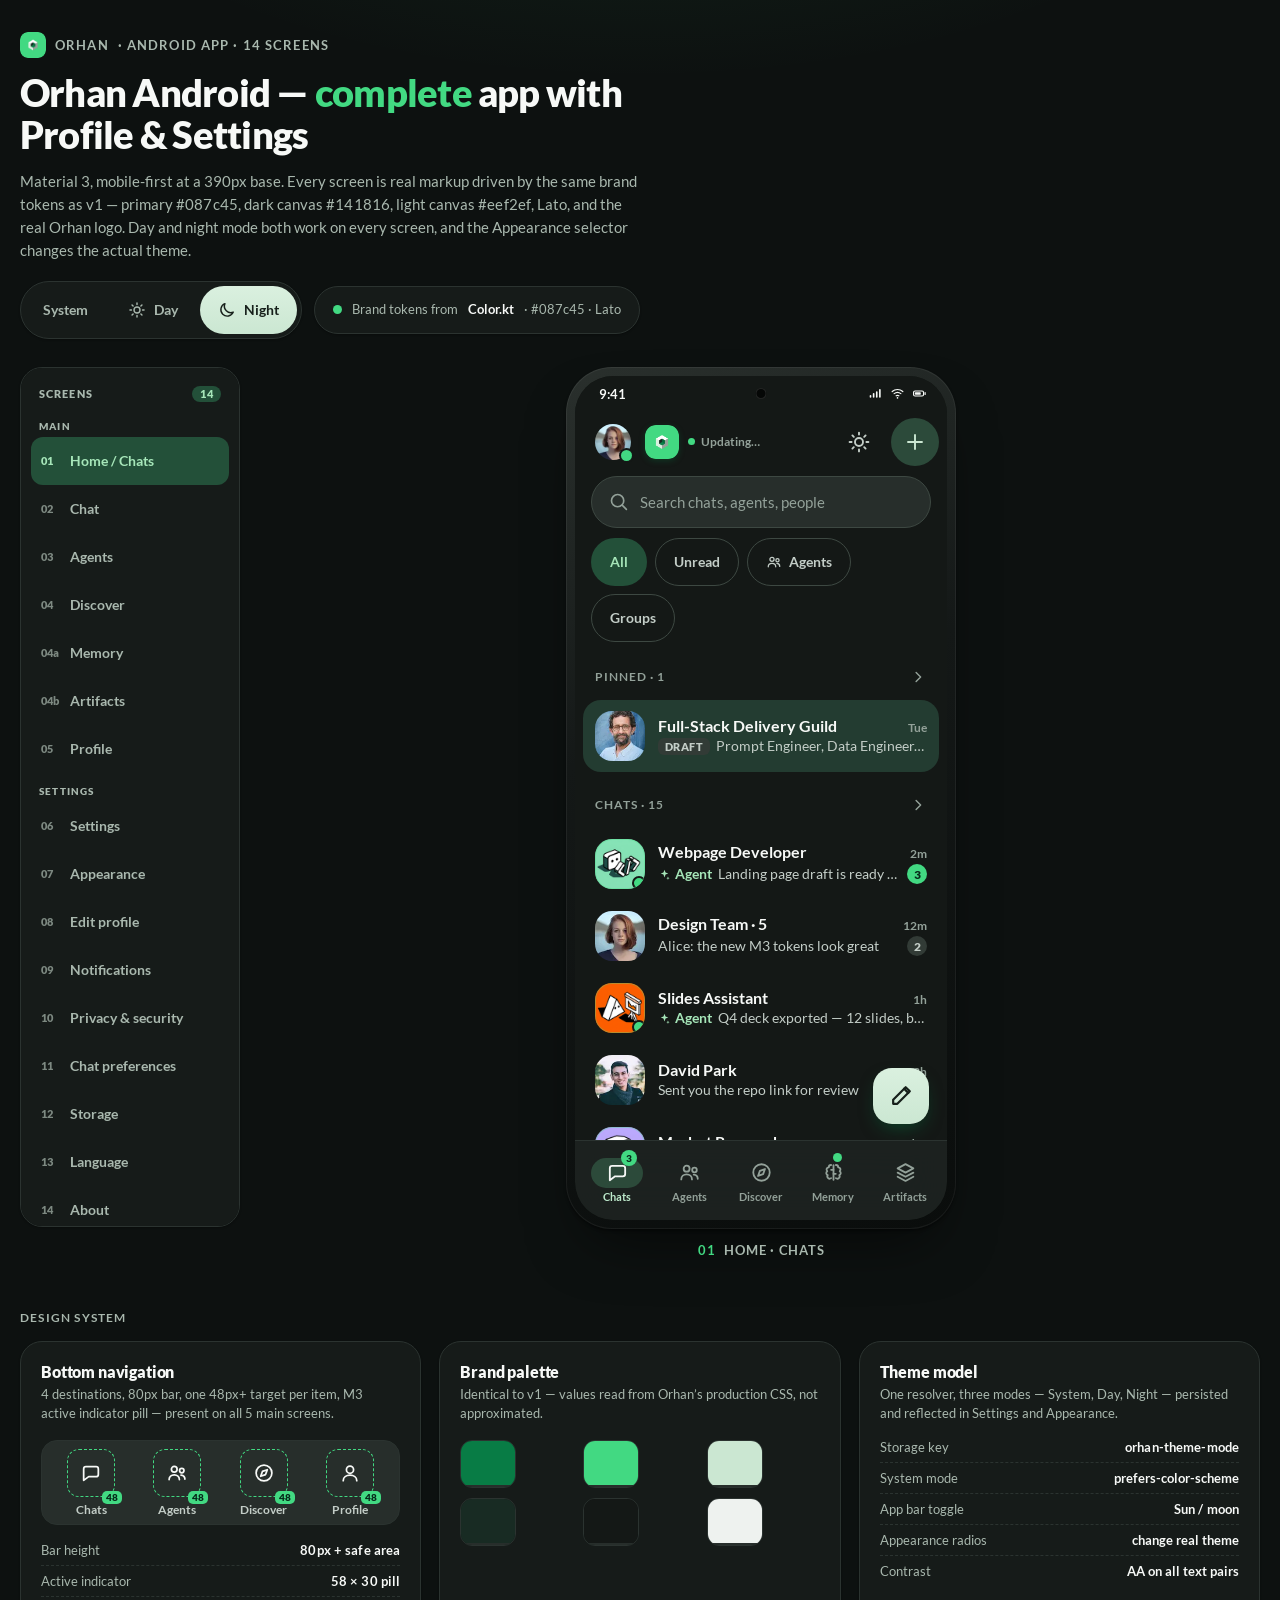
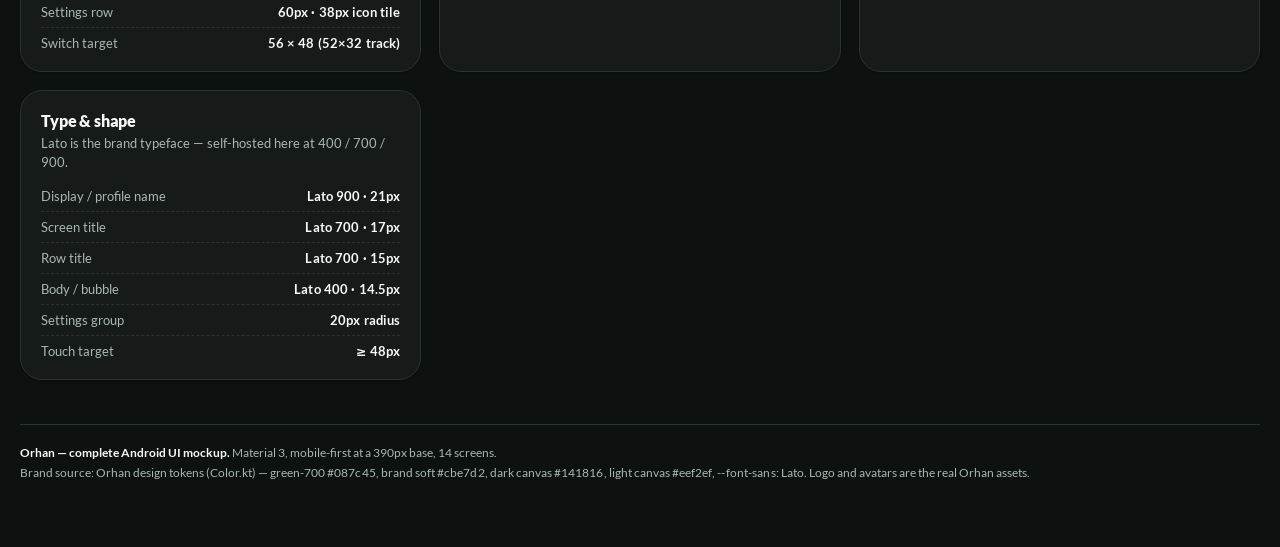
<file: index.html>
<!DOCTYPE html>
<html lang="en" data-theme="dark">
<head><meta charset="utf-8">
<meta name="viewport" content="width=device-width, initial-scale=1, viewport-fit=cover">
<meta name="theme-color" content="#0d1110">
<title>Orhan — complete Android app UI (Material 3, dark + light)</title>
<link rel="icon" href="images/orhan-mark.png">
<script>
/* resolve theme before first paint so there is no flash */
(function(){try{
  var m=localStorage.getItem('orhan-theme-mode')||'dark';
  var t=(m==='system')?(matchMedia('(prefers-color-scheme: light)').matches?'light':'dark'):m;
  document.documentElement.setAttribute('data-theme',t);
  document.documentElement.setAttribute('data-theme-mode',m);
}catch(e){}})();
</script>
<style>
/* ============================================================
   Orhan — complete Android app UI
   Brand values read from the Orhan design tokens (design/theme/Color.kt):
     --nv-green-700   #087c45   (primary)
     --nv-primary-fill gradient 180deg #0b8249 -> #087c45
     --nv-green-50    #eef8f2 / #183826
     --nv-neutral-0   #ffffff / #1d2220
     --nv-neutral-50  #f6f8f5 / #272e2b
     --nv-neutral-100 #eef2ef / #323b36
     --nv-neutral-900 #182b23 / #f7f9f7
     --nv-user-bubble #505752 (dark)   --nv-agent-bubble #303433 (dark)
     --nv-pane #1f2521eb   --nv-canvas #141816
     --font-sans: Lato
   Logo: Orhan cube mark + wordmark, generated from Cube 05 (design/icons/cube-42)
   ============================================================ */

@font-face{font-family:'Lato';font-style:normal;font-weight:400;font-display:swap;src:url('fonts/lato-400.woff2') format('woff2')}
@font-face{font-family:'Lato';font-style:normal;font-weight:700;font-display:swap;src:url('fonts/lato-700.woff2') format('woff2')}
@font-face{font-family:'Lato';font-style:normal;font-weight:900;font-display:swap;src:url('fonts/lato-900.woff2') format('woff2')}

/* ---------- theme tokens (light) ---------- */
[data-theme="light"]{
  --canvas:#eef2ef;--surface:#ffffff;--surface-2:#f6f8f5;--surface-3:#eef2ef;
  --line:#dde6e0;--line-soft:#e9efea;
  --ink:#182b23;--ink-2:#4f6157;--ink-3:#5c6d63;
  --primary:#087c45;--primary-grad:linear-gradient(180deg,#0b8249 0%,#087c45 100%);
  --on-primary:#ffffff;--primary-soft:#ddf3e5;--primary-ink:#066a3b;
  --mint:#42d982;--brand-soft:#cbe7d2;--danger:#a4271e;
  --user-bubble:#087c45;--user-ink:#ffffff;--agent-bubble:#ffffff;--agent-ink:#182b23;
  --field:#eef2ef;--field-edge:#d7e2db;
  --nav-bg:rgba(255,255,255,.94);--scrim:rgba(24,43,35,.10);
  --shadow:0 1px 2px rgba(24,43,35,.06),0 8px 20px -10px rgba(24,43,35,.18);
  --shadow-soft:0 1px 2px rgba(24,43,35,.05);
  --page-bg:#eef2ef;--page-ink:#182b23;--page-ink-2:#4f6157;
  --page-card:#ffffff;--page-line:#dde6e0;
  --halo:radial-gradient(900px 420px at 50% -10%,rgba(8,124,69,.10),transparent 70%);
}
/* ---------- theme tokens (dark) ---------- */
[data-theme="dark"]{
  --canvas:#141816;--surface:#1d2220;--surface-2:#272e2b;--surface-3:#323b36;
  --line:#3d4842;--line-soft:#2b3330;
  --ink:#f7f9f7;--ink-2:#c3cdc7;--ink-3:#93a199;
  --primary:#cbe7d2;--primary-grad:linear-gradient(180deg,#daf0df 0%,#cbe7d2 100%);
  --on-primary:#17201b;--primary-soft:#235039;--primary-ink:#a6e6b9;
  --mint:#42d982;--brand-soft:#183826;--danger:#f2b8b5;
  --user-bubble:#505752;--user-ink:#f7f9f7;--agent-bubble:#303433;--agent-ink:#f7f9f7;
  --field:#272e2b;--field-edge:#3d4842;
  --nav-bg:rgba(29,34,32,.95);--scrim:rgba(0,0,0,.45);
  --shadow:0 1px 2px rgba(0,0,0,.35),0 14px 28px -14px rgba(0,0,0,.8);
  --shadow-soft:0 1px 2px rgba(0,0,0,.3);
  --page-bg:#0d1110;--page-ink:#f7f9f7;--page-ink-2:#a9b8ae;
  --page-card:#161b19;--page-line:#2b3330;
  --halo:radial-gradient(900px 420px at 50% -10%,rgba(66,217,130,.10),transparent 70%);
}

*{box-sizing:border-box}
html,body{margin:0;padding:0}
html{-webkit-text-size-adjust:100%}
body{
  font-family:'Lato',system-ui,-apple-system,'Segoe UI',Roboto,sans-serif;
  background:var(--page-bg);background-image:var(--halo);background-repeat:no-repeat;
  color:var(--page-ink);-webkit-font-smoothing:antialiased;min-height:100vh;
}
img{max-width:100%;display:block}
button{font-family:inherit}

/* ================= PAGE CHROME ================= */
.wrap{max-width:1360px;margin:0 auto;padding:32px 20px 64px}
.page-head{display:flex;flex-direction:column;gap:14px;margin-bottom:28px}
.eyebrow{
  display:inline-flex;align-items:center;gap:9px;font-size:12.5px;font-weight:700;
  letter-spacing:.09em;text-transform:uppercase;color:var(--page-ink-2);
}
.eyebrow img{width:26px;height:26px;border-radius:8px}
h1{margin:0;font-size:clamp(26px,4.2vw,38px);line-height:1.1;font-weight:900;letter-spacing:-.02em;max-width:28ch}
h1 .accent{color:var(--primary)}
[data-theme="dark"] h1 .accent{color:var(--mint)}
.sub{margin:0;font-size:15px;line-height:1.55;color:var(--page-ink-2);max-width:70ch}
.controls{display:flex;flex-wrap:wrap;gap:12px;align-items:center;margin-top:4px}
.seg{
  display:inline-flex;padding:4px;gap:4px;border-radius:999px;background:var(--page-card);
  border:1px solid var(--page-line);box-shadow:var(--shadow-soft);
}
.seg button{
  border:0;background:transparent;color:var(--page-ink-2);font-size:13.5px;font-weight:700;
  min-height:48px;padding:0 18px;border-radius:999px;display:inline-flex;align-items:center;gap:8px;
  cursor:pointer;transition:background .18s ease,color .18s ease;
}
.seg button .ic{width:18px;height:18px}
.seg button:hover{color:var(--page-ink)}
.seg button.is-on{background:var(--primary-grad);color:var(--on-primary)}
.seg button:focus-visible{outline:2px solid var(--primary);outline-offset:2px}
[data-theme="dark"] .seg button:focus-visible{outline-color:var(--mint)}
.brandsrc{
  display:inline-flex;align-items:center;gap:10px;min-height:48px;padding:0 18px;border-radius:999px;
  background:var(--page-card);border:1px solid var(--page-line);font-size:12.5px;
  color:var(--page-ink-2);box-shadow:var(--shadow-soft);
}
.brandsrc b{color:var(--page-ink);font-weight:700}
.dot-mint{width:9px;height:9px;border-radius:50%;background:var(--mint);flex:none}

/* ================= BOARD / RAIL ================= */
.board{
  display:grid;grid-template-columns:250px minmax(0,1fr) 272px;gap:28px;
  align-items:start;margin-top:24px;
}
.rail{
  position:sticky;top:18px;align-self:start;background:var(--page-card);
  border:1px solid var(--page-line);border-radius:22px;padding:10px 10px 14px;
  box-shadow:var(--shadow-soft);max-height:calc(100vh - 40px);overflow-y:auto;
}
.rail-h{
  display:flex;align-items:center;justify-content:space-between;gap:8px;
  padding:8px 8px 6px;font-size:11px;font-weight:900;letter-spacing:.1em;
  text-transform:uppercase;color:var(--page-ink-2);
}
.rail-h .count{
  font-size:10.5px;letter-spacing:.04em;background:var(--primary-soft);
  color:var(--primary-ink);border-radius:999px;padding:2px 8px;
}
.rgrp{
  padding:12px 8px 5px;font-size:10px;font-weight:900;letter-spacing:.12em;
  text-transform:uppercase;color:var(--page-ink-2);
}
.rbtn{
  display:flex;align-items:center;gap:9px;width:100%;min-height:48px;padding:0 10px;
  border:0;border-radius:12px;background:transparent;color:var(--page-ink-2);
  font-size:13.5px;font-weight:700;text-align:left;cursor:pointer;
  transition:background .15s ease,color .15s ease;
}
.rbtn .n{width:20px;flex:none;font-size:10.5px;font-weight:900;color:var(--page-ink-2);opacity:.7;font-variant-numeric:tabular-nums}
.rbtn:hover{background:var(--surface-2);color:var(--page-ink)}
.rbtn.is-on{background:var(--primary-soft);color:var(--primary-ink)}
.rbtn.is-on .n{color:var(--primary-ink);opacity:1}
.rbtn:focus-visible{outline:2px solid var(--primary);outline-offset:-2px}
[data-theme="dark"] .rbtn:focus-visible{outline-color:var(--mint)}

/* notes column */
.notes{position:sticky;top:18px;align-self:start;display:flex;flex-direction:column;gap:14px}
.note{
  background:var(--page-card);border:1px solid var(--page-line);border-radius:20px;
  padding:18px;box-shadow:var(--shadow-soft);
}
.note h4{margin:0 0 2px;font-size:15.5px;font-weight:900;letter-spacing:-.01em}
.note .kicker{font-size:10.5px;font-weight:900;letter-spacing:.12em;text-transform:uppercase;color:var(--page-ink-2);margin-bottom:6px}
.note p{margin:0 0 12px;font-size:12.5px;line-height:1.5;color:var(--page-ink-2)}
.note ul{list-style:none;margin:0;padding:0;display:flex;flex-direction:column;gap:8px}
.note li{display:flex;gap:8px;font-size:12.5px;line-height:1.45;color:var(--page-ink-2)}
.note li b{color:var(--page-ink);font-weight:700}
.note li::before{content:"";width:6px;height:6px;border-radius:50%;background:var(--mint);flex:none;margin-top:6px}
.note .kv{display:flex;justify-content:space-between;gap:10px;font-size:12px;padding:5px 0;border-bottom:1px dashed var(--page-line)}
.note .kv:last-child{border-bottom:0}
.note .kv b{font-weight:700;color:var(--page-ink);font-variant-numeric:tabular-nums}

/* ================= STAGE / PHONES ================= */
.stage{display:flex;flex-wrap:wrap;gap:30px 26px;justify-content:center;align-items:flex-start}
.slot{display:none;flex-direction:column;gap:14px;align-items:center}
.slot.is-active{display:flex}
.caption{
  display:flex;align-items:center;gap:9px;font-size:12.5px;font-weight:700;
  letter-spacing:.06em;text-transform:uppercase;color:var(--page-ink-2);
}
.caption b{color:var(--primary);font-variant-numeric:tabular-nums}
[data-theme="dark"] .caption b{color:var(--mint)}
.phone{
  width:390px;max-width:100%;border-radius:46px;padding:9px;
  background:linear-gradient(160deg,#2a302d,#141817 40%,#0a0d0c);
  box-shadow:0 2px 3px rgba(0,0,0,.4),0 30px 60px -24px rgba(0,0,0,.6),inset 0 0 0 1px rgba(255,255,255,.06);
  flex:none;
}
.screen{
  position:relative;width:100%;height:844px;border-radius:38px;overflow:hidden;
  background:var(--canvas);color:var(--ink);display:flex;flex-direction:column;isolation:isolate;
}
.statusbar{
  flex:none;height:36px;padding:0 20px 0 24px;display:flex;align-items:center;
  justify-content:space-between;font-size:13px;font-weight:700;color:var(--ink);background:var(--canvas);
}
.sb-left{display:flex;align-items:center;gap:6px;min-width:0}
.sb-right{display:flex;align-items:center;gap:7px}
.sb-right .ic{width:15px;height:15px}
.camera{
  position:absolute;top:12px;left:50%;transform:translateX(-50%);width:11px;height:11px;
  border-radius:50%;background:#050706;box-shadow:inset 0 0 0 1px rgba(255,255,255,.12);z-index:3;
}
.ic{width:24px;height:24px;stroke:currentColor;fill:none;stroke-width:1.9;stroke-linecap:round;stroke-linejoin:round;flex:none}

/* app bar */
.appbar{flex:none;min-height:60px;padding:6px 8px 6px 14px;display:flex;align-items:center;gap:8px;background:var(--canvas)}
.brandlock{display:flex;align-items:center;gap:9px;min-width:0;flex:1 1 auto}
.headava{
  width:48px;height:48px;flex:none;padding:0;border:0;border-radius:50%;background:transparent;
  cursor:pointer;display:inline-flex;align-items:center;justify-content:center;position:relative;
}
.headava img{width:36px;height:36px;border-radius:50%;object-fit:cover}
.headava::after{content:"";position:absolute;right:5px;bottom:5px;width:11px;height:11px;border-radius:50%;
  background:var(--mint);box-shadow:0 0 0 2px var(--canvas)}
.syncline{display:inline-flex;align-items:center;gap:6px;font-size:12px;font-weight:700;color:var(--ink-3);white-space:nowrap}
.sync-dot{width:7px;height:7px;border-radius:50%;background:var(--mint);flex:none;animation:pulse 1.6s ease-in-out infinite}
@keyframes pulse{0%,100%{opacity:1}50%{opacity:.35}}
.addbtn{background:var(--surface-2);color:var(--ink)}
.addbtn:hover{background:var(--surface-3);color:var(--ink)}
[data-theme="dark"] .addbtn{background:#2c4a3a;color:#cbe7d2}
.mark{width:34px;height:34px;border-radius:11px;flex:none;box-shadow:0 2px 6px rgba(8,124,69,.28)}
.wm{height:21px;width:auto;flex:none}
.wm-dark{display:none}
[data-theme="dark"] .wm-light{display:none}
[data-theme="dark"] .wm-dark{display:block}
.iconbtn{
  width:48px;height:48px;flex:none;border:0;border-radius:50%;background:transparent;
  color:var(--ink-2);cursor:pointer;display:inline-flex;align-items:center;justify-content:center;
  transition:background .16s ease,color .16s ease;
}
.iconbtn:hover{background:var(--surface-2);color:var(--ink)}
.iconbtn:focus-visible{outline:2px solid var(--primary);outline-offset:-2px}
[data-theme="dark"] .iconbtn:focus-visible{outline-color:var(--mint)}
.theme-btn .i-sun{display:none}
[data-theme="dark"] .theme-btn .i-moon{display:none}
[data-theme="dark"] .theme-btn .i-sun{display:block}

/* detail bar (pushed pages) */
.detailbar{
  flex:none;display:flex;align-items:center;gap:2px;padding:6px 8px 6px 4px;min-height:64px;
  background:var(--canvas);border-bottom:1px solid var(--line-soft);
}
.detailbar .dt{
  flex:1 1 auto;min-width:0;font-size:17px;font-weight:700;letter-spacing:-.01em;color:var(--ink);
  overflow:hidden;text-overflow:ellipsis;white-space:nowrap;
}
.txtbtn{
  flex:none;min-height:48px;padding:0 12px;border:0;background:transparent;
  color:var(--primary-ink);font-size:14px;font-weight:700;border-radius:999px;cursor:pointer;
}
[data-theme="light"] .txtbtn{color:var(--primary)}
.txtbtn:hover{background:var(--surface-2)}
.txtbtn:focus-visible{outline:2px solid var(--primary);outline-offset:-2px}

/* scroll body */
.scroll{
  flex:1 1 auto;min-height:0;overflow-y:auto;overflow-x:hidden;-webkit-overflow-scrolling:touch;
  overscroll-behavior:contain;scrollbar-width:thin;scrollbar-color:var(--line) transparent;
}
.scroll::-webkit-scrollbar{width:6px}
.scroll::-webkit-scrollbar-thumb{background:var(--line);border-radius:3px}
.scroll::-webkit-scrollbar-track{background:transparent}

/* search + chips */
.searchrow{padding:4px 16px 10px}
.searchfield{
  display:flex;align-items:center;gap:11px;height:52px;padding:0 16px;border-radius:999px;
  background:var(--field);border:1px solid var(--field-edge);color:var(--ink-3);
}
.searchfield .ic{width:21px;height:21px}
.searchfield span{font-size:15px;color:var(--ink-3);overflow:hidden;text-overflow:ellipsis;white-space:nowrap}
.chips{display:flex;gap:8px;padding:0 16px 14px;flex-wrap:wrap}
.chip{
  flex:none;height:48px;padding:0 18px;border-radius:999px;display:inline-flex;align-items:center;
  gap:7px;background:transparent;border:1px solid var(--line);color:var(--ink-2);
  font-size:13.5px;font-weight:700;white-space:nowrap;cursor:pointer;
}
.chip .ic{width:16px;height:16px}
.chip.is-on{background:var(--primary-soft);border-color:transparent;color:var(--primary-ink)}
[data-theme="light"] .chip.is-on{background:#ddf3e5;color:#066a3b}

.seclabel{
  display:flex;align-items:center;justify-content:space-between;gap:10px;padding:6px 20px 8px;
  font-size:12px;font-weight:700;letter-spacing:.08em;text-transform:uppercase;color:var(--ink-3);
}
.secbtn{cursor:pointer;min-height:44px;border-radius:14px;-webkit-user-select:none;user-select:none}
.secbtn:hover{color:var(--ink)}
.secbtn:focus-visible{outline:2px solid var(--primary);outline-offset:-2px}
[data-theme="dark"] .secbtn:focus-visible{outline-color:var(--mint)}
.seclabel .chev{width:18px;height:18px;flex:none;transition:transform .2s ease}
.secbtn[aria-expanded="false"] .chev{transform:rotate(-90deg)}
.secbtn[aria-expanded="false"] + .list{display:none}
.row.is-pinned{background:var(--primary-soft)}
[data-theme="dark"] .row.is-pinned{background:#233c31}
.row.is-pinned:hover{background:var(--primary-soft)}
[data-theme="dark"] .row.is-pinned:hover{background:#294638}
.draft{
  font-size:11px;font-weight:900;letter-spacing:.04em;text-transform:uppercase;flex:none;
  padding:2px 7px;border-radius:6px;background:var(--surface-3);color:var(--ink-2);
}
.list{padding:0 8px 12px}
.row{
  display:flex;align-items:center;gap:13px;width:100%;padding:11px 12px;border-radius:18px;
  border:0;background:transparent;text-align:left;font:inherit;color:inherit;cursor:pointer;
  min-height:72px;transition:background .16s ease;
}
.row:hover{background:var(--surface-2)}
.row:focus-visible{outline:2px solid var(--primary);outline-offset:-2px}
[data-theme="dark"] .row:focus-visible{outline-color:var(--mint)}
.ava{position:relative;width:50px;height:50px;border-radius:17px;flex:none;background:var(--surface-3);overflow:hidden}
.ava img{width:100%;height:100%;object-fit:cover}
.ava.agent::after{content:"";position:absolute;inset:0;border-radius:inherit;box-shadow:inset 0 0 0 1px rgba(66,217,130,.35)}
.presence{position:absolute;right:-1px;bottom:-1px;width:14px;height:14px;border-radius:50%;background:var(--mint);border:2.5px solid var(--canvas)}
.rowbody{min-width:0;flex:1 1 auto;display:flex;flex-direction:column;gap:3px}
.rowtop{display:flex;align-items:baseline;gap:8px}
.rownm{font-size:15.5px;font-weight:700;color:var(--ink);overflow:hidden;text-overflow:ellipsis;white-space:nowrap;min-width:0;flex:1 1 auto}
.rowtime{font-size:11.5px;font-weight:700;color:var(--ink-3);flex:none;font-variant-numeric:tabular-nums;white-space:nowrap}
.rowsnip{display:flex;align-items:center;gap:6px;font-size:13.5px;color:var(--ink-2);min-width:0}
.rowsnip .txt{overflow:hidden;text-overflow:ellipsis;white-space:nowrap;min-width:0;flex:1 1 auto}
.agentsnip{color:var(--primary-ink);font-weight:700;display:inline-flex;align-items:center;gap:4px;flex:none}
.agentsnip .ic{width:13px;height:13px}
.badge{
  flex:none;min-width:20px;height:20px;padding:0 6px;border-radius:999px;background:var(--mint);
  color:#06291a;font-size:11.5px;font-weight:900;display:inline-flex;align-items:center;justify-content:center;
}
.badge.quiet{background:var(--surface-3);color:var(--ink-2)}
.typingdot{color:var(--primary-ink);font-weight:700}

.fab{
  position:absolute;right:18px;bottom:96px;z-index:5;width:56px;height:56px;border-radius:19px;border:0;
  background:var(--primary-grad);color:var(--on-primary);display:inline-flex;align-items:center;
  justify-content:center;cursor:pointer;
  box-shadow:0 8px 20px -8px rgba(8,124,69,.65),0 1px 2px rgba(0,0,0,.2);
  transition:transform .16s ease,box-shadow .16s ease;
}
.fab .ic{width:25px;height:25px;stroke-width:2.1}
.fab:hover{transform:translateY(-1px)}
.fab:focus-visible{outline:2px solid var(--ink);outline-offset:3px}

/* ================= NAVIGATION BAR ================= */
.navbar{
  flex:none;position:relative;z-index:6;display:flex;align-items:stretch;height:80px;
  padding:8px 6px calc(8px + env(safe-area-inset-bottom,0px));background:var(--nav-bg);
  -webkit-backdrop-filter:blur(18px) saturate(1.2);backdrop-filter:blur(18px) saturate(1.2);
  border-top:1px solid var(--line-soft);
}
.navi{
  flex:1 1 0;min-width:0;min-height:48px;border:0;background:transparent;display:flex;
  flex-direction:column;align-items:center;justify-content:center;gap:4px;color:var(--ink-3);
  font:inherit;cursor:pointer;padding:2px 0;border-radius:16px;
}
.navi:focus-visible{outline:2px solid var(--primary);outline-offset:-4px}
[data-theme="dark"] .navi:focus-visible{outline-color:var(--mint)}
.navi .pill{display:flex;align-items:center;justify-content:center;width:52px;height:30px;border-radius:999px;transition:background .18s ease}
.navi .ic{width:23px;height:23px}
.navi .lbl{font-size:10.5px;font-weight:700;letter-spacing:0;line-height:1;white-space:nowrap}
.navi[aria-current="page"]{color:var(--ink)}
.navi[aria-current="page"] .pill{background:var(--primary-soft)}
[data-theme="dark"] .navi[aria-current="page"] .pill{background:#2c4a3a}
.navi[aria-current="page"] .lbl{color:var(--primary-ink)}
[data-theme="dark"] .navi[aria-current="page"] .lbl{color:#bde9cb}
.navi .count{
  position:absolute;transform:translate(15px,-11px);min-width:16px;height:16px;padding:0 4px;
  border-radius:999px;background:var(--mint);color:#06291a;font-size:10px;font-weight:900;
  display:inline-flex;align-items:center;justify-content:center;
}
.navi .icwrap{position:relative;display:flex}
.navi .count.dot{min-width:9px;width:9px;height:9px;padding:0;transform:translate(11px,-8px)}

/* ================= CHAT ================= */
.chatbar{
  flex:none;display:flex;align-items:center;gap:6px;padding:6px 8px 6px 4px;min-height:64px;
  background:var(--canvas);border-bottom:1px solid var(--line-soft);
}
.chatid{display:flex;align-items:center;gap:11px;min-width:0;flex:1 1 auto}
.chatid .ava{width:40px;height:40px;border-radius:14px}
.chatmeta{min-width:0;display:flex;flex-direction:column;gap:2px}
.chatnm{font-size:15px;font-weight:700;color:var(--ink);white-space:nowrap;overflow:hidden;text-overflow:ellipsis}
.chatst{font-size:12px;color:var(--ink-3);display:flex;align-items:center;gap:5px}
.chatst .live{width:7px;height:7px;border-radius:50%;background:var(--mint);flex:none}
.chatbar .iconbtn{width:48px;height:48px}
.chatbar .iconbtn .ic{width:22px;height:22px}
.thread{padding:14px 16px 8px;display:flex;flex-direction:column;gap:10px}
.daychip{
  align-self:center;font-size:11.5px;font-weight:700;letter-spacing:.05em;text-transform:uppercase;
  color:var(--ink-3);background:var(--surface-2);border-radius:999px;padding:5px 12px;margin-bottom:2px;
}
.msg{display:flex;gap:8px;align-items:flex-end;max-width:100%}
.msg .ava{width:28px;height:28px;border-radius:9px}
.bubble{
  max-width:78%;padding:11px 14px;border-radius:20px;font-size:14.5px;line-height:1.45;
  overflow-wrap:anywhere;word-break:break-word;box-shadow:var(--shadow-soft);
}
.msg.agent .bubble{background:var(--agent-bubble);color:var(--agent-ink);border-bottom-left-radius:7px;border:1px solid var(--line-soft)}
[data-theme="dark"] .msg.agent .bubble{border-color:#3a4240}
.msg.user{justify-content:flex-end}
.msg.user .bubble{background:var(--user-bubble);color:var(--user-ink);border-bottom-right-radius:7px;box-shadow:0 6px 16px -10px rgba(8,124,69,.7)}
.mt{display:flex;align-items:center;gap:4px;font-size:10.5px;font-weight:700;margin-top:5px;opacity:.78}
.msg.user .mt{justify-content:flex-end}
.mt .ic{width:13px;height:13px;stroke-width:2.4}
.artcard{margin-top:9px;border-radius:14px;overflow:hidden;border:1px solid var(--line);background:var(--surface-2)}
.artthumb{
  height:84px;
  background:radial-gradient(120px 60px at 82% 22%,rgba(66,217,130,.55),transparent 70%),linear-gradient(135deg,#0b8249,#06603a 65%,#083f28);
  display:flex;align-items:flex-end;padding:10px 12px;
}
.artthumb .tag{
  font-size:10px;font-weight:900;letter-spacing:.1em;text-transform:uppercase;color:#eafff2;
  background:rgba(0,0,0,.30);border-radius:999px;padding:4px 9px;
}
.artbody{padding:9px 12px 11px}
.artbody .t{font-size:13px;font-weight:700;color:var(--ink)}
.artbody .s{font-size:11.5px;color:var(--ink-3);margin-top:1px}
.artrow{display:flex;align-items:center;gap:6px;margin-top:8px}
.artrow .mini{font-size:11.5px;font-weight:700;color:var(--primary-ink);background:var(--primary-soft);border-radius:999px;padding:4px 10px}
[data-theme="light"] .artrow .mini{color:#066a3b;background:#ddf3e5}
.typing{display:none;gap:4px;align-items:center;padding:12px 15px}
.typing i{width:7px;height:7px;border-radius:50%;background:var(--ink-3);display:block;animation:bob 1.1s infinite}
.typing i:nth-child(2){animation-delay:.15s}
.typing i:nth-child(3){animation-delay:.3s}
@keyframes bob{0%,60%,100%{opacity:.35;transform:translateY(0)}30%{opacity:1;transform:translateY(-3px)}}
.composer{
  flex:none;padding:8px 12px calc(10px + env(safe-area-inset-bottom,0px));display:flex;
  align-items:flex-end;gap:8px;background:var(--canvas);border-top:1px solid var(--line-soft);
}
.field{
  flex:1 1 auto;min-width:0;display:flex;align-items:flex-end;gap:4px;background:var(--field);
  border:1px solid var(--field-edge);border-radius:28px;padding:4px 4px 4px 2px;min-height:56px;
}
.field textarea{
  flex:1 1 auto;min-width:0;resize:none;border:0;background:transparent;font:inherit;
  font-size:15px;line-height:1.35;color:var(--ink);padding:16px 4px;max-height:104px;outline:none;
}
.field textarea::placeholder{color:var(--ink-3)}
.field .iconbtn{width:48px;height:48px;color:var(--ink-2)}
.field .iconbtn .ic{width:21px;height:21px}
.sendbtn{
  width:48px;height:48px;flex:none;border:0;border-radius:50%;background:var(--primary-grad);
  color:var(--on-primary);display:inline-flex;align-items:center;justify-content:center;
  cursor:pointer;box-shadow:0 6px 14px -8px rgba(8,124,69,.8);
}
.sendbtn .ic{width:22px;height:22px;stroke-width:2}
.sendbtn:focus-visible{outline:2px solid var(--ink);outline-offset:3px}

/* ================= AGENTS ================= */
.agentlist{padding:2px 12px 16px;display:flex;flex-direction:column;gap:10px}
.agentcard{
  display:flex;gap:13px;align-items:flex-start;padding:14px;border-radius:20px;
  background:var(--surface-2);border:1px solid var(--line-soft);
}
.agentcard .ava{width:46px;height:46px;border-radius:15px}
.ac-body{min-width:0;flex:1 1 auto}
.ac-name{display:flex;align-items:center;gap:7px;font-size:15px;font-weight:700;color:var(--ink)}
.ac-name .ic{width:14px;height:14px;color:var(--mint)}
.ac-desc{font-size:12.5px;line-height:1.4;color:var(--ink-2);margin-top:3px}
.ac-foot{display:flex;align-items:center;gap:8px;margin-top:9px;flex-wrap:wrap}
.pilltag{font-size:11px;font-weight:700;padding:4px 9px;border-radius:999px;background:var(--surface-3);color:var(--ink-2)}
.pilltag.on{background:var(--primary-soft);color:var(--primary-ink)}
[data-theme="light"] .pilltag.on{background:#ddf3e5;color:#066a3b}
.minicta{
  margin-left:auto;align-self:center;flex:none;font-size:12.5px;font-weight:700;
  color:var(--primary-ink);background:transparent;border:1px solid var(--line);border-radius:999px;
  padding:0 16px;height:48px;min-width:64px;display:inline-flex;align-items:center;
  justify-content:center;gap:5px;cursor:pointer;
}
.minicta .ic{width:15px;height:15px}
.newagent{
  display:flex;align-items:center;gap:12px;width:calc(100% - 24px);margin:0 12px 14px;
  padding:13px 14px;border-radius:20px;min-height:60px;border:1px dashed var(--line);
  background:transparent;color:var(--ink);font:inherit;font-size:14px;font-weight:700;cursor:pointer;
}
.newagent .plus{
  width:38px;height:38px;border-radius:50%;background:var(--primary-soft);color:var(--primary-ink);
  display:inline-flex;align-items:center;justify-content:center;flex:none;
}
[data-theme="light"] .newagent .plus{background:#ddf3e5;color:#066a3b}

/* ================= DISCOVER ================= */
.discover-feature{
  margin:0 12px 16px;border-radius:22px;overflow:hidden;position:relative;
  background:linear-gradient(150deg,#0b8249 0%,#087c45 45%,#06512f 100%);
  color:#eafff2;padding:18px;min-height:176px;display:flex;flex-direction:column;justify-content:space-between;
}
.discover-feature::after{
  content:"";position:absolute;right:-40px;top:-50px;width:200px;height:200px;border-radius:50%;
  background:radial-gradient(circle,rgba(66,217,130,.55),transparent 65%);
}
.df-top{display:flex;align-items:center;gap:10px;position:relative;z-index:1}
.df-top img{width:40px;height:40px;border-radius:13px;box-shadow:0 0 0 2px rgba(255,255,255,.25)}
.df-kicker{font-size:10px;font-weight:900;letter-spacing:.14em;text-transform:uppercase;opacity:.9}
.df-title{font-size:19px;font-weight:900;letter-spacing:-.01em;line-height:1.2;margin-top:2px}
.df-sub{font-size:12.5px;line-height:1.45;margin:12px 0 0;max-width:30ch;position:relative;z-index:1}
.df-cta{
  position:relative;z-index:1;align-self:flex-start;margin-top:12px;min-height:48px;padding:0 18px;
  border-radius:999px;border:0;background:#eafff2;color:#06512f;font-size:13.5px;font-weight:900;
  display:inline-flex;align-items:center;gap:7px;cursor:pointer;
}
.df-cta .ic{width:16px;height:16px}
.dgrid{display:grid;grid-template-columns:1fr 1fr;gap:10px;padding:0 12px 14px}
.dcard{
  text-align:left;font:inherit;color:inherit;cursor:pointer;border-radius:18px;
  border:1px solid var(--line-soft);background:var(--surface);padding:13px;
  display:flex;flex-direction:column;gap:8px;min-height:136px;
}
.dcard:hover{background:var(--surface-2)}
.dcard .ava{width:40px;height:40px;border-radius:13px}
.dcard .nm{font-size:13.5px;font-weight:700;color:var(--ink);line-height:1.25}
.dcard .ds{font-size:11.5px;line-height:1.4;color:var(--ink-3)}
.dcard .tag{font-size:10px;font-weight:900;letter-spacing:.08em;text-transform:uppercase;color:var(--primary-ink);margin-top:auto}
.socialrow{
  display:flex;align-items:center;gap:11px;padding:10px 12px;border-radius:16px;width:100%;
  border:0;background:transparent;text-align:left;font:inherit;color:inherit;cursor:pointer;min-height:64px;
}
.socialrow:hover{background:var(--surface-2)}
.socialrow .ava{width:38px;height:38px;border-radius:12px}
.sr-body{min-width:0;flex:1 1 auto}
.sr-t{font-size:13.5px;color:var(--ink-2);line-height:1.35}
.sr-t b{color:var(--ink);font-weight:700}
.sr-s{font-size:11.5px;color:var(--ink-3);margin-top:2px}

/* ================= PROFILE ================= */
.phero{display:flex;flex-direction:column;align-items:center;gap:7px;padding:10px 20px 16px;text-align:center}
.pava{
  position:relative;width:96px;height:96px;border-radius:32px;overflow:hidden;flex:none;
  background:var(--surface-3);box-shadow:0 8px 22px -12px rgba(8,124,69,.6);
}
.pava img{width:100%;height:100%;object-fit:cover}
.pava .pbadge{
  position:absolute;right:0;bottom:0;width:28px;height:28px;border-radius:50%;background:var(--mint);
  color:#06291a;display:flex;align-items:center;justify-content:center;border:3px solid var(--canvas);
}
.pava .pbadge .ic{width:14px;height:14px;stroke-width:3}
.pname{font-size:21px;font-weight:900;letter-spacing:-.02em;color:var(--ink);margin:6px 0 0}
.pmail{font-size:13.5px;color:var(--ink-3)}
.prow{display:flex;align-items:center;gap:8px;flex-wrap:wrap;justify-content:center;margin-top:2px}
.protag{
  font-size:10.5px;font-weight:900;letter-spacing:.09em;text-transform:uppercase;
  background:var(--primary-soft);color:var(--primary-ink);border-radius:999px;padding:4px 9px;
}
[data-theme="light"] .protag{background:#ddf3e5;color:#066a3b}
.psince{font-size:11.5px;color:var(--ink-3)}
.pedit{
  margin-top:8px;min-height:48px;padding:0 22px;border-radius:999px;border:1px solid var(--line);
  background:transparent;color:var(--ink);font-size:13.5px;font-weight:700;
  display:inline-flex;align-items:center;gap:7px;cursor:pointer;
}
.pedit:hover{background:var(--surface-2)}
.pedit .ic{width:16px;height:16px}
.stats{display:grid;grid-template-columns:repeat(3,1fr);gap:10px;margin:0 16px 14px}
.stat{background:var(--surface);border:1px solid var(--line-soft);border-radius:18px;padding:12px 8px;text-align:center;min-width:0}
.stat b{display:block;font-size:20px;font-weight:900;letter-spacing:-.02em;color:var(--ink);font-variant-numeric:tabular-nums}
.stat span{display:block;margin-top:2px;font-size:10.5px;font-weight:700;letter-spacing:.06em;text-transform:uppercase;color:var(--ink-3)}
.quick{display:grid;grid-template-columns:1fr 1fr;gap:10px;margin:0 16px 16px}
.q{
  display:flex;flex-direction:column;align-items:flex-start;gap:7px;padding:14px;border-radius:18px;
  background:var(--surface);border:1px solid var(--line-soft);font:inherit;color:inherit;
  text-align:left;cursor:pointer;min-height:92px;
}
.q:hover{background:var(--surface-2)}
.q .ic{width:22px;height:22px;color:var(--primary-ink)}
.q span{font-size:13px;font-weight:700;color:var(--ink);line-height:1.25}
.q small{font-size:11px;color:var(--ink-3);margin-top:auto}

/* ================= SETTINGS PRIMITIVES ================= */
.group{margin:0 12px 14px;background:var(--surface);border:1px solid var(--line-soft);border-radius:20px;overflow:hidden}
.srow{
  display:flex;align-items:center;gap:12px;width:100%;min-height:60px;padding:8px 14px;
  border:0;background:transparent;font:inherit;color:inherit;text-align:left;cursor:pointer;
}
.srow + .srow{box-shadow:inset 0 1px 0 var(--line-soft)}
.srow:hover{background:var(--surface-2)}
.srow:focus-visible{outline:2px solid var(--primary);outline-offset:-2px}
[data-theme="dark"] .srow:focus-visible{outline-color:var(--mint)}
.sic{
  width:38px;height:38px;border-radius:12px;flex:none;background:var(--surface-2);
  color:var(--ink-2);display:inline-flex;align-items:center;justify-content:center;
}
.sic .ic{width:20px;height:20px}
.sic.tint{background:var(--primary-soft);color:var(--primary-ink)}
[data-theme="light"] .sic.tint{background:#ddf3e5;color:#066a3b}
.slabel{flex:1 1 auto;min-width:0}
.slabel .t{display:block;font-size:15px;font-weight:700;color:var(--ink);line-height:1.25}
.slabel .s{display:block;font-size:12px;color:var(--ink-3);margin-top:2px;line-height:1.35}
.sval{flex:none;max-width:42%;font-size:13px;color:var(--ink-3);text-align:right;overflow:hidden;text-overflow:ellipsis;white-space:nowrap}
.schev{width:18px;height:18px;color:var(--ink-3);flex:none}
.srow.danger .slabel .t{color:var(--danger)}
.srow.danger .sic{background:rgba(164,39,30,.10);color:var(--danger)}
[data-theme="dark"] .srow.danger .sic{background:rgba(242,184,181,.12)}
.sw{flex:none;width:56px;height:48px;border:0;background:transparent;position:relative;cursor:pointer;padding:0}
.sw .track{
  position:absolute;top:8px;left:2px;width:52px;height:32px;border-radius:999px;
  background:var(--surface-3);border:2px solid var(--line);
  transition:background .18s ease,border-color .18s ease;
}
.sw .thumb{
  position:absolute;top:14px;left:9px;width:16px;height:16px;border-radius:50%;background:var(--ink-3);
  transition:left .18s ease,width .18s ease,height .18s ease,background .18s ease;
}
.sw[aria-checked="true"] .track{background:var(--primary);border-color:var(--primary)}
.sw[aria-checked="true"] .thumb{left:29px;top:12px;width:20px;height:20px;background:var(--on-primary)}
.sw:focus-visible{outline:2px solid var(--primary);outline-offset:-6px;border-radius:999px}
[data-theme="dark"] .sw:focus-visible{outline-color:var(--mint)}

.btn{
  min-height:52px;border-radius:999px;border:0;font:inherit;font-size:15px;font-weight:700;
  display:inline-flex;align-items:center;justify-content:center;gap:8px;padding:0 22px;cursor:pointer;
}
.btn .ic{width:19px;height:19px}
.btn-primary{background:var(--primary-grad);color:var(--on-primary);width:100%;box-shadow:0 8px 18px -12px rgba(8,124,69,.8)}
.btn-outline{background:transparent;border:1px solid var(--line);color:var(--ink);width:100%}
.btn-ghost{background:var(--surface-2);color:var(--ink);width:100%}
.btnblock{display:flex;width:calc(100% - 32px);margin:0 16px 14px}
.btn:focus-visible{outline:2px solid var(--primary);outline-offset:2px}

.fwrap{padding:0 16px 6px}
.fld{display:flex;flex-direction:column;gap:6px;margin-bottom:14px;min-width:0}
.fld label{font-size:11.5px;font-weight:700;letter-spacing:.07em;text-transform:uppercase;color:var(--ink-3)}
.fld input,.fld textarea{
  width:100%;min-height:52px;border:1px solid var(--field-edge);background:var(--field);
  border-radius:14px;padding:0 14px;font:inherit;font-size:15px;color:var(--ink);
}
.fld textarea{min-height:92px;padding:12px 14px;resize:none;line-height:1.45}
.fld input:focus,.fld textarea:focus{outline:2px solid var(--primary);outline-offset:-1px;border-color:transparent}
.fhint{font-size:11.5px;color:var(--ink-3);line-height:1.4}
.avapick{display:flex;align-items:center;gap:14px;padding:6px 20px 18px}
.avapick .pava{width:80px;height:80px;border-radius:26px}
.avapick-col{display:flex;flex-direction:column;gap:5px;min-width:0}
.avapick-col .t{font-size:14px;font-weight:700;color:var(--ink)}
.avapick-col .s{font-size:11.5px;color:var(--ink-3)}
.avatars{display:flex;gap:8px;margin-top:8px}
.avchip{
  width:48px;height:48px;border-radius:15px;overflow:hidden;padding:0;border:2px solid transparent;
  background:var(--surface-2);cursor:pointer;flex:none;
}
.avchip img{width:100%;height:100%;object-fit:cover}
.avchip.is-on{border-color:var(--primary)}
[data-theme="dark"] .avchip.is-on{border-color:var(--mint)}

.theme-card{
  display:flex;align-items:center;gap:14px;width:calc(100% - 32px);margin:0 16px 12px;padding:12px 14px;
  border-radius:20px;border:2px solid var(--line-soft);background:var(--surface);text-align:left;
  font:inherit;color:inherit;cursor:pointer;min-height:96px;
}
.theme-card:hover{border-color:var(--line)}
.theme-card.is-on{border-color:var(--primary)}
[data-theme="dark"] .theme-card.is-on{border-color:var(--mint)}
.theme-card .tc-body{min-width:0;flex:1 1 auto}
.theme-card .tc-t{font-size:15px;font-weight:700;color:var(--ink);display:flex;align-items:center;gap:7px}
.theme-card .tc-t em{
  font-style:normal;font-size:9.5px;font-weight:900;letter-spacing:.08em;text-transform:uppercase;
  background:var(--surface-3);color:var(--ink-2);border-radius:999px;padding:2px 7px;
}
.theme-card .tc-s{font-size:12px;color:var(--ink-3);margin-top:3px;line-height:1.4}
.radio{
  width:24px;height:24px;border-radius:50%;flex:none;border:2px solid var(--line);
  display:inline-flex;align-items:center;justify-content:center;color:transparent;
}
.radio .ic{width:13px;height:13px;stroke-width:3.2}
.theme-card.is-on .radio{background:var(--primary);border-color:var(--primary);color:var(--on-primary)}
.tprev{position:relative;width:56px;height:72px;border-radius:14px;overflow:hidden;flex:none;border:1px solid var(--line)}
.tprev b{position:absolute;display:block;border-radius:3px}
.tprev b:nth-child(1){top:9px;left:8px;width:24px;height:5px}
.tprev b:nth-child(2){top:21px;left:8px;width:40px;height:16px;border-radius:8px 8px 8px 3px}
.tprev b:nth-child(3){top:44px;right:8px;width:30px;height:13px;border-radius:8px 8px 3px 8px}
.tprev.light{background:#eef2ef}
.tprev.light b:nth-child(1){background:#b9ccc2}
.tprev.light b:nth-child(2){background:#ffffff;box-shadow:inset 0 0 0 1px #dde6e0}
.tprev.light b:nth-child(3){background:#087c45}
.tprev.dark{background:#141816}
.tprev.dark b:nth-child(1){background:#3d4842}
.tprev.dark b:nth-child(2){background:#303433}
.tprev.dark b:nth-child(3){background:#cbe7d2}
.tprev.system{background:linear-gradient(90deg,#eef2ef 0 50%,#141816 50% 100%)}
.tprev.system b:nth-child(1){background:#7d8f85}
.tprev.system b:nth-child(2){background:rgba(255,255,255,.85)}
.tprev.system b:nth-child(3){background:#087c45}
.segchips{display:flex;gap:8px;padding:4px 16px 14px}
.segchips button{
  flex:1 1 0;min-height:48px;border-radius:999px;border:1px solid var(--line);background:transparent;
  color:var(--ink-2);font:inherit;font-size:13px;font-weight:700;cursor:pointer;
}
.segchips button.is-on{background:var(--primary-soft);border-color:transparent;color:var(--primary-ink)}
[data-theme="light"] .segchips button.is-on{background:#ddf3e5;color:#066a3b}
.usage{padding:2px 20px 16px}
.ubar{height:12px;border-radius:999px;overflow:hidden;background:var(--surface-3);display:flex}
.ubar i{display:block;height:100%}
.utop{display:flex;align-items:baseline;justify-content:space-between;gap:10px;margin-bottom:8px}
.utop b{font-size:22px;font-weight:900;letter-spacing:-.02em;color:var(--ink)}
.utop span{font-size:12.5px;color:var(--ink-3)}
.ulegend{display:flex;flex-direction:column;gap:10px;margin-top:14px}
.uleg{display:flex;align-items:center;gap:9px;font-size:13px;color:var(--ink-2)}
.udot{width:10px;height:10px;border-radius:3px;flex:none}
.uleg b{margin-left:auto;color:var(--ink);font-weight:700;font-variant-numeric:tabular-nums}
.blocked{display:flex;align-items:center;gap:12px;width:100%;min-height:64px;padding:8px 14px;border:0;background:transparent;text-align:left;font:inherit;color:inherit}
.blocked + .blocked{box-shadow:inset 0 1px 0 var(--line-soft)}
.blocked .ava{width:40px;height:40px;border-radius:13px}
.blocked .bl{flex:1 1 auto;min-width:0}
.blocked .bl b{display:block;font-size:14px;font-weight:700;color:var(--ink)}
.blocked .bl span{display:block;font-size:11.5px;color:var(--ink-3);margin-top:1px}
.unblock{
  flex:none;min-height:48px;padding:0 16px;border-radius:999px;border:1px solid var(--line);
  background:transparent;color:var(--ink);font:inherit;font-size:12.5px;font-weight:700;cursor:pointer;
}
.unblock:hover{background:var(--surface-2)}
.about-hero{display:flex;flex-direction:column;align-items:center;gap:9px;padding:22px 20px 14px;text-align:center}
.about-hero img.mark-lg{width:68px;height:68px;border-radius:22px;box-shadow:0 12px 26px -14px rgba(8,124,69,.8)}
.about-hero .wm-lg{height:26px;width:auto;margin-top:2px}
.about-hero .wm-lg.dk{display:none}
[data-theme="dark"] .about-hero .wm-lg.lt{display:none}
[data-theme="dark"] .about-hero .wm-lg.dk{display:block}
.about-hero .ver{font-size:12.5px;color:var(--ink-3);font-variant-numeric:tabular-nums}
.about-hero p{margin:2px 0 0;font-size:12.5px;line-height:1.5;color:var(--ink-2);max-width:30ch}
.legal{margin:0 20px 18px;font-size:11.5px;line-height:1.6;color:var(--ink-3);text-align:center}
.langrow{
  display:flex;align-items:center;gap:12px;width:100%;min-height:58px;padding:8px 14px;border:0;
  background:transparent;text-align:left;font:inherit;color:inherit;cursor:pointer;
}
.langrow + .langrow{box-shadow:inset 0 1px 0 var(--line-soft)}
.langrow:hover{background:var(--surface-2)}
.langrow .lt{flex:1 1 auto;font-size:15px;font-weight:700;color:var(--ink)}
.langrow .ln{font-size:12px;color:var(--ink-3)}
.langrow .radio.is-on{background:var(--primary);border-color:var(--primary);color:var(--on-primary)}
.sheet{position:absolute;inset:0;z-index:20;display:none;align-items:flex-end;background:rgba(0,0,0,.46)}
.sheet.on{display:flex}
.sheetbox{
  width:100%;background:var(--surface);border-radius:26px 26px 0 0;
  padding:20px 20px calc(20px + env(safe-area-inset-bottom,0px));box-shadow:0 -10px 40px rgba(0,0,0,.35);
}
.sheetbox h4{margin:0 0 6px;font-size:17px;font-weight:900;color:var(--ink)}
.sheetbox p{margin:0 0 16px;font-size:13px;line-height:1.5;color:var(--ink-2)}
.sheetbtns{display:flex;flex-direction:column;gap:10px}
/* ---- quick actions sheet ---- */
.qsbox{max-height:88%;overflow-y:auto;overscroll-behavior:contain}
.qshead{display:flex;align-items:center;justify-content:space-between;gap:10px;margin-bottom:14px}
.qshead h4{margin:0;font-size:17px;font-weight:900;color:var(--ink)}
.qsclose{background:var(--surface-2);color:var(--ink-2)}
.qsclose .ic{transform:rotate(-90deg)}
.qsgrouphd{display:flex;align-items:center;justify-content:space-between;gap:10px;margin:0 0 10px;
  font-size:11px;font-weight:900;letter-spacing:.09em;text-transform:uppercase;color:var(--ink-3)}
.qsmore{border:0;background:transparent;color:var(--primary-ink);font-size:12px;font-weight:700;
  cursor:pointer;min-height:44px;padding:0 4px;border-radius:10px}
[data-theme="dark"] .qsmore{color:#bde9cb}
.qsmore:focus-visible{outline:2px solid var(--primary);outline-offset:-2px}
.qsgrid{display:grid;grid-template-columns:1fr 1fr;gap:8px}
.qcard{
  display:flex;flex-direction:column;align-items:flex-start;gap:5px;text-align:left;
  padding:11px;border-radius:16px;border:1px solid var(--line-soft);background:var(--surface-2);
  color:var(--ink);font:inherit;cursor:pointer;min-height:48px;
}
.qcard:hover{background:var(--surface-3)}
.qcard:focus-visible{outline:2px solid var(--primary);outline-offset:1px}
[data-theme="dark"] .qcard:focus-visible{outline-color:var(--mint)}
.qcard b{font-size:12.5px;font-weight:900;line-height:1.25}
.qsd{font-size:11.5px;line-height:1.35;color:var(--ink-3)}
.qsico{display:inline-flex;align-items:center;justify-content:center;width:30px;height:30px;flex:none;
  border-radius:10px;background:var(--primary-soft);color:var(--primary-ink)}
[data-theme="dark"] .qsico{background:#2c4a3a;color:#cbe7d2}
.qsico .ic{width:17px;height:17px}
.qsico.lg{width:44px;height:44px;border-radius:14px}
.qsico.lg .ic{width:22px;height:22px}
.qsmemhd{margin-top:16px}
.qsrow2{display:flex;gap:8px}
.qmem{flex:1 1 0;display:flex;flex-direction:column;align-items:center;gap:8px;padding:12px 8px;
  border-radius:16px;border:1px solid var(--line-soft);background:var(--surface-2);
  color:var(--ink);font:inherit;font-size:12px;font-weight:700;cursor:pointer;min-height:48px}
.qmem:hover{background:var(--surface-3)}
.qmem:focus-visible{outline:2px solid var(--primary);outline-offset:1px}
[data-theme="dark"] .qmem:focus-visible{outline-color:var(--mint)}

/* ================= SPEC ================= */
.specwrap{margin-top:52px;display:flex;flex-direction:column;gap:16px}
.spec-title{font-size:12px;font-weight:700;letter-spacing:.1em;text-transform:uppercase;color:var(--page-ink-2);margin:0}
.specgrid{display:grid;grid-template-columns:repeat(auto-fit,minmax(300px,1fr));gap:18px}
.card{background:var(--page-card);border:1px solid var(--page-line);border-radius:22px;padding:20px;box-shadow:var(--shadow-soft);min-width:0}
.card h3{margin:0 0 4px;font-size:16px;font-weight:900;letter-spacing:-.01em}
.card p{margin:0 0 16px;font-size:13px;line-height:1.5;color:var(--page-ink-2)}
.navanatomy{display:flex;background:var(--surface-2);border-radius:16px;padding:8px 6px;border:1px solid var(--line-soft)}
.anat{flex:1 1 0;min-width:0;display:flex;flex-direction:column;align-items:center;gap:6px}
.anat .box{width:48px;height:48px;border-radius:12px;border:1.5px dashed var(--primary);display:flex;align-items:center;justify-content:center;color:var(--ink);position:relative}
[data-theme="dark"] .anat .box{border-color:var(--mint)}
.anat .box .ic{width:22px;height:22px}
.anat .box .sz{position:absolute;bottom:-8px;right:-8px;font-size:9.5px;font-weight:900;background:var(--primary);color:#fff;border-radius:5px;padding:1px 4px}
[data-theme="dark"] .anat .box .sz{background:var(--mint);color:#06291a}
.anat .nm{font-size:11.5px;font-weight:700;color:var(--ink-2)}
.swatches{display:grid;grid-template-columns:repeat(auto-fit,minmax(96px,1fr));gap:10px}
.sw{overflow:hidden;border:1px solid var(--page-line);border-radius:12px;min-width:0}
.sw .chipc{height:44px}
.sw .meta{padding:7px 9px;background:var(--surface-2)}
.sw .nm{font-size:11px;font-weight:700;color:var(--ink);white-space:nowrap;overflow:hidden;text-overflow:ellipsis}
.sw .hx{font-size:10.5px;color:var(--ink-3);font-variant-numeric:tabular-nums}
.toklist{display:flex;flex-direction:column;gap:8px;margin:0;padding:0;list-style:none}
.toklist li{display:flex;align-items:center;justify-content:space-between;gap:12px;font-size:12.5px;color:var(--page-ink-2);border-bottom:1px dashed var(--page-line);padding-bottom:7px}
.toklist li:last-child{border-bottom:0;padding-bottom:0}
.toklist b{color:var(--page-ink);font-weight:700;text-align:right;overflow-wrap:anywhere}
.mono{font-variant-numeric:tabular-nums;letter-spacing:.01em}
footer{margin-top:44px;padding-top:18px;border-top:1px solid var(--page-line);font-size:12px;line-height:1.7;color:var(--page-ink-2)}
footer b{color:var(--page-ink)}
.toast{
  position:fixed;left:50%;bottom:22px;transform:translate(-50%,16px);background:var(--primary-grad);
  color:var(--on-primary);font-size:13px;font-weight:700;padding:11px 18px;border-radius:999px;
  box-shadow:var(--shadow);opacity:0;pointer-events:none;transition:opacity .2s ease,transform .2s ease;
  z-index:99;max-width:calc(100vw - 32px);text-align:center;
}
.toast.on{opacity:1;transform:translate(-50%,0)}

/* ================= RESPONSIVE ================= */
@media (max-width:1280px){
  .board{grid-template-columns:220px minmax(0,1fr);gap:22px}
  .notes{display:none}
}
@media (max-width:1080px){
  .board{grid-template-columns:1fr}
  .rail{position:static;max-height:none;display:flex;flex-wrap:wrap;gap:6px;padding:10px}
  .rail-h{width:100%}
  .rgrp{width:100%;padding:8px 8px 2px}
  .rbtn{width:auto;flex:0 0 auto;padding:0 12px;border:1px solid var(--page-line);border-radius:999px;min-height:44px}
  .rbtn .n{display:none}
}
@media (max-width:760px){
  html,body{height:100%}
  body{overflow:hidden;background:var(--canvas);background-image:none}
  .wrap{height:100dvh;max-width:none;padding:0;display:flex;flex-direction:column;min-height:0}
  .page-head{display:none}
  .rail{display:none}
  .board{display:flex;flex:1 1 auto;min-height:0;margin:0;gap:0;grid-template-columns:none}
  .stage{flex:1 1 auto;min-height:0;display:block;overflow:hidden;gap:0}
  .slot{display:none;width:100%;height:100%;gap:0;min-height:0}
  .slot.is-active{display:flex}
  .phone{width:100%;height:100%;padding:0;border-radius:0;background:none;box-shadow:none}
  .screen{height:100%;min-height:0;border-radius:0}
  .caption{display:none}
  .fab{display:none}
  .list,.agentlist{padding-bottom:24px}
  .specwrap,footer{display:none}
}
@media (max-width:400px){
  .chatbar .iconbtn[aria-label="Video call"]{display:none}
}
@media (max-width:380px){
  .appbar{padding-left:10px;gap:2px}
  .wm{height:19px}
  .navi .lbl{font-size:9.5px}
  .navi .pill{width:46px}
  .bubble{max-width:82%}
  .row{padding:10px 8px;gap:11px}
  .ava{width:46px;height:46px;border-radius:15px}
  .eyebrow{font-size:10px}
  .srow{padding:8px 11px;gap:10px}
  .sic{width:34px;height:34px;border-radius:10px}
  .slabel .t{font-size:14.5px}
  .quick{gap:8px;margin:0 12px 14px}
  .stats{gap:8px;margin:0 12px 14px}
  .stat b{font-size:18px}
  .theme-card{width:calc(100% - 24px);margin:0 12px 10px;padding:12px;gap:12px}
  .tprev{width:48px;height:64px}
  .group{margin:0 10px 12px}
  .btnblock{width:calc(100% - 24px);margin:0 12px 14px}
  .fwrap{padding:0 12px 6px}
  .phero{padding:8px 16px 14px}
  .pava{width:84px;height:84px;border-radius:28px}
}
@media (prefers-reduced-motion:reduce){
  *{animation-duration:.001ms !important;animation-iteration-count:1 !important;transition-duration:.001ms !important}
}
@media (forced-colors:active){
  .navbar,.card,.phone,.group{border:1px solid CanvasText}
}
</style>
</head>
<body data-screen="home">

<!-- icon sprite -->
<svg width="0" height="0" style="position:absolute" aria-hidden="true" focusable="false">
  <defs>
    <symbol id="i-search" viewBox="0 0 24 24"><circle cx="11" cy="11" r="7"/><path d="M16.5 16.5 21 21"/></symbol>
    <symbol id="i-menu" viewBox="0 0 24 24"><path d="M4 7h16M4 12h16M4 17h16"/></symbol>
    <symbol id="i-plus" viewBox="0 0 24 24"><path d="M12 5v14M5 12h14"/></symbol>
    <symbol id="i-edit" viewBox="0 0 24 24"><path d="M4 20h4L20 8l-4-4L4 16z"/><path d="M14.5 5.5 18.5 9.5"/></symbol>
    <symbol id="i-more" viewBox="0 0 24 24"><circle cx="12" cy="5" r="1.5" fill="currentColor" stroke="none"/><circle cx="12" cy="12" r="1.5" fill="currentColor" stroke="none"/><circle cx="12" cy="19" r="1.5" fill="currentColor" stroke="none"/></symbol>
    <symbol id="i-attach" viewBox="0 0 24 24"><path d="M20.5 11.5 11.3 20.7a5.4 5.4 0 0 1-7.6-7.6l9.2-9.2a3.6 3.6 0 1 1 5.1 5.1l-9.2 9.2a1.8 1.8 0 0 1-2.6-2.6l8.3-8.3"/></symbol>
    <symbol id="i-mic" viewBox="0 0 24 24"><rect x="9" y="3" width="6" height="11" rx="3"/><path d="M5 11a7 7 0 0 0 14 0M12 18v3"/></symbol>
    <symbol id="i-send" viewBox="0 0 24 24"><path d="M4.2 11.4 20.3 4.4a.6.6 0 0 1 .8.8l-7 16.1a.6.6 0 0 1-1.1-.05l-2.6-6.2-6.2-2.6a.6.6 0 0 1 0-1.1z" fill="currentColor" stroke="none"/></symbol>
    <symbol id="i-back" viewBox="0 0 24 24"><path d="M20 12H4M10 6l-6 6 6 6"/></symbol>
    <symbol id="i-video" viewBox="0 0 24 24"><rect x="3" y="7" width="12" height="10" rx="3"/><path d="M15 11.2 21 8v8l-6-3.2z"/></symbol>
    <symbol id="i-spark" viewBox="0 0 24 24"><path d="M12 3.2 13.9 8.4 19 10.3 13.9 12.2 12 17.4 10.1 12.2 5 10.3 10.1 8.4z" fill="currentColor" stroke="none"/><path d="M18.4 15.6 19.2 18 21.5 18.8 19.2 19.6 18.4 22 17.6 19.6 15.3 18.8 17.6 18z" fill="currentColor" stroke="none"/></symbol>
    <symbol id="i-chats" viewBox="0 0 24 24"><path d="M4 7.5A2.5 2.5 0 0 1 6.5 5h11A2.5 2.5 0 0 1 20 7.5v6a2.5 2.5 0 0 1-2.5 2.5H9.5L4 20z"/></symbol>
    <symbol id="i-agents" viewBox="0 0 24 24"><circle cx="9" cy="8" r="3.1"/><path d="M3.4 19.2c0-3.1 2.5-5.2 5.6-5.2s5.6 2.1 5.6 5.2"/><circle cx="17.2" cy="9.4" r="2.4"/><path d="M16.4 14.2c2.4.2 4.2 2 4.2 4.4"/></symbol>
    <symbol id="i-discover" viewBox="0 0 24 24"><circle cx="12" cy="12" r="8.6"/><path d="M15.6 8.4 13.7 13.7 8.4 15.6 10.3 10.3z"/></symbol>
    <symbol id="i-profile" viewBox="0 0 24 24"><circle cx="12" cy="8.4" r="3.9"/><path d="M4.6 20.4c0-3.7 3.3-6 7.4-6s7.4 2.3 7.4 6"/></symbol>
    <symbol id="i-memory" viewBox="0 0 24 24"><path d="M9.5 4.2a2.4 2.4 0 0 0-2.4 2.4 2.3 2.3 0 0 0-1.6 4 2.3 2.3 0 0 0 .5 4.1 2.4 2.4 0 0 0 3.5 3.2"/><path d="M14.5 4.2a2.4 2.4 0 0 1 2.4 2.4 2.3 2.3 0 0 1 1.6 4 2.3 2.3 0 0 1-.5 4.1 2.4 2.4 0 0 1-3.5 3.2"/><path d="M12 4.4v15.2"/><path d="M9.5 9.2h2.5M12 13.4h2.4"/></symbol>
    <symbol id="i-artifacts" viewBox="0 0 24 24"><path d="M12 3.3 20.2 7.7 12 12.1 3.8 7.7z"/><path d="M3.8 12.1 12 16.5l8.2-4.4"/><path d="M3.8 16.4 12 20.8l8.2-4.4"/></symbol>
    <symbol id="i-check" viewBox="0 0 24 24"><path d="M4 12.6 9 17.5 20 6.6"/></symbol>
    <symbol id="i-sun" viewBox="0 0 24 24"><circle cx="12" cy="12" r="4"/><path d="M12 2.6v2M12 19.4v2M2.6 12h2M19.4 12h2M5.4 5.4l1.4 1.4M17.2 17.2l1.4 1.4M18.6 5.4l-1.4 1.4M6.8 17.2l-1.4 1.4"/></symbol>
    <symbol id="i-moon" viewBox="0 0 24 24"><path d="M20.4 14.8A8.6 8.6 0 0 1 9.2 3.6a8.6 8.6 0 1 0 11.2 11.2z"/></symbol>
    <symbol id="i-chev" viewBox="0 0 24 24"><path d="M9.5 6l6 6-6 6"/></symbol>
    <symbol id="i-clock" viewBox="0 0 24 24"><circle cx="12" cy="12" r="8.5"/><path d="M12 7.5V12l3 1.8"/></symbol>
    <symbol id="i-signal" viewBox="0 0 24 24"><path d="M4 17.5v-2M9 17.5v-5M14 17.5v-8M19 17.5V6" stroke-width="2.6"/></symbol>
    <symbol id="i-wifi" viewBox="0 0 24 24"><path d="M3.5 8.8a13 13 0 0 1 17 0M6.6 12.2a8.6 8.6 0 0 1 10.8 0M9.8 15.6a4 4 0 0 1 4.4 0"/><circle cx="12" cy="19" r="1.3" fill="currentColor" stroke="none"/></symbol>
    <symbol id="i-batt" viewBox="0 0 24 24"><rect x="2.5" y="8" width="16" height="8" rx="2.4"/><path d="M21 10.6v2.8"/><rect x="4.6" y="10.1" width="9.4" height="3.8" rx="1" fill="currentColor" stroke="none"/></symbol>
    <symbol id="i-settings" viewBox="0 0 24 24"><circle cx="12" cy="12" r="3.1"/><path d="M19.4 15a1.7 1.7 0 0 0 .34 1.87l.06.06a2 2 0 1 1-2.83 2.83l-.06-.06a1.7 1.7 0 0 0-1.87-.34 1.7 1.7 0 0 0-1 1.55V21a2 2 0 1 1-4 0v-.09a1.7 1.7 0 0 0-1.1-1.55 1.7 1.7 0 0 0-1.87.34l-.06.06a2 2 0 1 1-2.83-2.83l.06-.06A1.7 1.7 0 0 0 4.6 15a1.7 1.7 0 0 0-1.55-1H3a2 2 0 1 1 0-4h.09A1.7 1.7 0 0 0 4.6 8.9a1.7 1.7 0 0 0-.34-1.87l-.06-.06a2 2 0 1 1 2.83-2.83l.06.06A1.7 1.7 0 0 0 9 4.6a1.7 1.7 0 0 0 1-1.55V3a2 2 0 1 1 4 0v.09a1.7 1.7 0 0 0 1 1.55 1.7 1.7 0 0 0 1.87-.34l.06-.06a2 2 0 1 1 2.83 2.83l-.06.06A1.7 1.7 0 0 0 19.4 9v.09a1.7 1.7 0 0 0 1.55 1H21a2 2 0 1 1 0 4h-.09a1.7 1.7 0 0 0-1.51 1z"/></symbol>
    <symbol id="i-bell" viewBox="0 0 24 24"><path d="M18 8.6a6 6 0 1 0-12 0c0 6-2.4 7.4-2.4 7.4h16.8S18 14.6 18 8.6z"/><path d="M13.7 19.6a2 2 0 0 1-3.4 0"/></symbol>
    <symbol id="i-palette" viewBox="0 0 24 24"><path d="M12 20.6a8.6 8.6 0 1 1 8.6-8.6c0 2.4-1.9 3.4-3.6 3.4h-1.9a2.1 2.1 0 0 0-1.5 3.5 1.6 1.6 0 0 1-1.2 1.7z"/><circle cx="7.6" cy="12.4" r="1.2" fill="currentColor" stroke="none"/><circle cx="10.2" cy="8.1" r="1.2" fill="currentColor" stroke="none"/><circle cx="15" cy="8.1" r="1.2" fill="currentColor" stroke="none"/></symbol>
    <symbol id="i-lock" viewBox="0 0 24 24"><rect x="4.6" y="10.4" width="14.8" height="10.2" rx="2.6"/><path d="M8.2 10.4V7.8a3.8 3.8 0 0 1 7.6 0v2.6"/></symbol>
    <symbol id="i-db" viewBox="0 0 24 24"><ellipse cx="12" cy="6" rx="7.4" ry="2.9"/><path d="M4.6 6v12c0 1.6 3.3 2.9 7.4 2.9s7.4-1.3 7.4-2.9V6"/><path d="M4.6 12c0 1.6 3.3 2.9 7.4 2.9s7.4-1.3 7.4-2.9"/></symbol>
    <symbol id="i-globe" viewBox="0 0 24 24"><circle cx="12" cy="12" r="8.6"/><path d="M3.4 12h17.2M12 3.4c2.2 2.4 3.4 5.4 3.4 8.6S14.2 18.2 12 20.6c-2.2-2.4-3.4-5.4-3.4-8.6S9.8 5.8 12 3.4z"/></symbol>
    <symbol id="i-info" viewBox="0 0 24 24"><circle cx="12" cy="12" r="8.6"/><path d="M12 11v5.4M12 7.9v.1"/></symbol>
    <symbol id="i-logout" viewBox="0 0 24 24"><path d="M14.4 20.4H6.6a2.2 2.2 0 0 1-2.2-2.2V5.8a2.2 2.2 0 0 1 2.2-2.2h7.8"/><path d="M15.6 15.6 20 12l-4.4-3.6M20 12H9.4"/></symbol>
    <symbol id="i-shield" viewBox="0 0 24 24"><path d="M12 3.2 20 6v6c0 4.6-3.3 7.6-8 9-4.7-1.4-8-4.4-8-9V6z"/><path d="M8.8 12.2 11.3 14.7 15.6 10.4"/></symbol>
    <symbol id="i-camera" viewBox="0 0 24 24"><path d="M4 8.6h2.6L8.4 6h7.2l1.8 2.6H20a1.6 1.6 0 0 1 1.6 1.6v8a1.6 1.6 0 0 1-1.6 1.6H4a1.6 1.6 0 0 1-1.6-1.6v-8A1.6 1.6 0 0 1 4 8.6z"/><circle cx="12" cy="14" r="3.4"/></symbol>
    <symbol id="i-trash" viewBox="0 0 24 24"><path d="M4.4 6.8h15.2M9.4 6.8V4.6h5.2v2.2M6.4 6.8l.9 13a1.6 1.6 0 0 0 1.6 1.5h6.2a1.6 1.6 0 0 0 1.6-1.5l.9-13"/></symbol>
    <symbol id="i-download" viewBox="0 0 24 24"><path d="M12 4v10.6M7.6 10.4 12 14.8l4.4-4.4M4.6 19.4h14.8"/></symbol>
    <symbol id="i-mail" viewBox="0 0 24 24"><rect x="3" y="5.6" width="18" height="12.8" rx="2.4"/><path d="M3.6 6.6 12 12.8l8.4-6.2"/></symbol>
    <symbol id="i-key" viewBox="0 0 24 24"><circle cx="8" cy="15.6" r="4.2"/><path d="M11.2 13 20 4.2M17 7.2l2.4 2.4M14.6 9.6 17 12"/></symbol>
    <symbol id="i-file" viewBox="0 0 24 24"><path d="M13.6 3.4H7.4a2 2 0 0 0-2 2v13.2a2 2 0 0 0 2 2h9.2a2 2 0 0 0 2-2V8.4z"/><path d="M13.6 3.4v5h5"/></symbol>
    <symbol id="i-image" viewBox="0 0 24 24"><rect x="3.4" y="4.6" width="17.2" height="14.8" rx="2.4"/><circle cx="8.8" cy="9.6" r="1.7"/><path d="M4 17.4 9.4 12l3.6 3.6 2.6-2.4 4.4 4.2"/></symbol>
    <symbol id="i-star" viewBox="0 0 24 24"><path d="M12 3.6l2.6 5.3 5.8.8-4.2 4.1 1 5.8-5.2-2.7-5.2 2.7 1-5.8L3.6 9.7l5.8-.8z"/></symbol>
    <symbol id="i-help" viewBox="0 0 24 24"><circle cx="12" cy="12" r="8.6"/><path d="M9.6 9.4a2.5 2.5 0 1 1 3.4 2.4c-.7.3-1 .9-1 1.6v.4M12 17v.1"/></symbol>
    <symbol id="i-type" viewBox="0 0 24 24"><path d="M4.6 6.4h14.8M12 6.4v13.2M8.6 19.6h6.8"/></symbol>
    <symbol id="i-userplus" viewBox="0 0 24 24"><circle cx="9.6" cy="8.2" r="3.7"/><path d="M3.4 19.6c0-3.4 2.8-5.6 6.2-5.6 1.5 0 2.9.4 4 1.2"/><path d="M17.4 13.6v6M14.4 16.6h6"/></symbol>
    <symbol id="i-filetext" viewBox="0 0 24 24"><path d="M13.6 3.4H7.4a2 2 0 0 0-2 2v13.2a2 2 0 0 0 2 2h9.2a2 2 0 0 0 2-2V8.4z"/><path d="M13.6 3.4v5h5M8.4 12.6h7M8.4 16h5"/></symbol>
    <symbol id="i-bolt" viewBox="0 0 24 24"><path d="M13.4 2.6 5.4 13.4h5.2l-1 8 8.2-11h-5.2z"/></symbol>
    <symbol id="i-chatpref" viewBox="0 0 24 24"><path d="M4 7.4A2.4 2.4 0 0 1 6.4 5h11.2A2.4 2.4 0 0 1 20 7.4v6.2a2.4 2.4 0 0 1-2.4 2.4H9.6L4 20z"/><path d="M8.4 9.6h7.2M8.4 12.6h4.4"/></symbol>
  </defs>
</svg>

<div class="wrap">

  <header class="page-head">
    <div class="eyebrow"><img src="images/orhan-mark.png" alt="">Orhan<span> &middot; Android app &middot; 14 screens</span></div>
    <h1>Orhan Android — <span class="accent">complete</span> app with Profile &amp; Settings</h1>
    <p class="sub">Material&nbsp;3, mobile-first at a 390px base. Every screen is real markup driven by the same brand tokens as v1 — primary <span class="mono">#087c45</span>, dark canvas <span class="mono">#141816</span>, light canvas <span class="mono">#eef2ef</span>, Lato, and the real Orhan logo. Day and night mode both work on every screen, and the Appearance selector changes the actual theme.</p>
    <div class="controls">
      <div class="seg" role="group" aria-label="Theme mode">
        <button type="button" data-mode-btn="system" aria-pressed="false">System</button>
        <button type="button" data-mode-btn="light" aria-pressed="false"><svg class="ic" aria-hidden="true"><use href="#i-sun"/></svg>Day</button>
        <button type="button" data-mode-btn="dark" aria-pressed="true"><svg class="ic" aria-hidden="true"><use href="#i-moon"/></svg>Night</button>
      </div>
      <div class="brandsrc"><span class="dot-mint"></span>Brand tokens from <b>Color.kt</b> &middot; #087c45 &middot; Lato</div>
    </div>
  </header>

  <div class="board">

    <!-- ============ SCREEN RAIL ============ -->
    <aside class="rail" aria-label="Screens">
      <div class="rail-h"><span>Screens</span><span class="count">14</span></div>

      <div class="rgrp">Main</div>
      <button class="rbtn is-on" type="button" data-go="home"><span class="n">01</span>Home / Chats</button>
      <button class="rbtn" type="button" data-go="chat"><span class="n">02</span>Chat</button>
      <button class="rbtn" type="button" data-go="agents"><span class="n">03</span>Agents</button>
      <button class="rbtn" type="button" data-go="discover"><span class="n">04</span>Discover</button>
      <button class="rbtn" type="button" data-go="memory"><span class="n">04a</span>Memory</button>
      <button class="rbtn" type="button" data-go="artifacts"><span class="n">04b</span>Artifacts</button>
      <button class="rbtn" type="button" data-go="profile"><span class="n">05</span>Profile</button>

      <div class="rgrp">Settings</div>
      <button class="rbtn" type="button" data-go="settings"><span class="n">06</span>Settings</button>
      <button class="rbtn" type="button" data-go="appearance"><span class="n">07</span>Appearance</button>
      <button class="rbtn" type="button" data-go="editprofile"><span class="n">08</span>Edit profile</button>
      <button class="rbtn" type="button" data-go="notifications"><span class="n">09</span>Notifications</button>
      <button class="rbtn" type="button" data-go="privacy"><span class="n">10</span>Privacy &amp; security</button>
      <button class="rbtn" type="button" data-go="chatprefs"><span class="n">11</span>Chat preferences</button>
      <button class="rbtn" type="button" data-go="storage"><span class="n">12</span>Storage</button>
      <button class="rbtn" type="button" data-go="language"><span class="n">13</span>Language</button>
      <button class="rbtn" type="button" data-go="about"><span class="n">14</span>About</button>
    </aside>

    <div class="stage">

      <!-- ==================== 01 · HOME / CHATS ==================== -->
      <div class="slot is-active" id="p-home">
        <div class="phone">
          <div class="screen">
            <div class="camera" aria-hidden="true"></div>
            <div class="statusbar">
              <div class="sb-left">9:41</div>
              <div class="sb-right" aria-hidden="true">
                <svg class="ic"><use href="#i-signal"/></svg>
                <svg class="ic"><use href="#i-wifi"/></svg>
                <svg class="ic"><use href="#i-batt"/></svg>
              </div>
            </div>

            <div class="appbar">
              <button class="headava" type="button" aria-label="Open profile" data-go="profile">
                <img src="images/user-alice.png" alt="">
              </button>
              <div class="brandlock">
                <img class="mark" src="images/orhan-mark.png" alt="Orhan logo">
                <span class="syncline"><span class="sync-dot" aria-hidden="true"></span>Updating…</span>
              </div>
              <button class="iconbtn theme-btn" type="button" aria-label="Switch theme" data-theme-toggle="1">
                <svg class="ic i-moon" aria-hidden="true"><use href="#i-moon"/></svg>
                <svg class="ic i-sun" aria-hidden="true"><use href="#i-sun"/></svg>
              </button>
              <button class="iconbtn addbtn" type="button" aria-label="New chat" data-toast="New chat sheet would open here"><svg class="ic" aria-hidden="true"><use href="#i-plus"/></svg></button>
            </div>

            <div class="scroll">
              <div class="searchrow">
                <div class="searchfield">
                  <svg class="ic" aria-hidden="true"><use href="#i-search"/></svg>
                  <span>Search chats, agents, people</span>
                </div>
              </div>

              <div class="chips" role="group" aria-label="Filters">
                <button class="chip is-on" type="button">All</button>
                <button class="chip" type="button">Unread</button>
                <button class="chip" type="button"><svg class="ic" aria-hidden="true"><use href="#i-agents"/></svg>Agents</button>
                <button class="chip" type="button">Groups</button>
              </div>

              <div class="seclabel secbtn" role="button" tabindex="0" aria-expanded="true" aria-controls="grp-pinned">
                <span>Pinned · 1</span>
                <svg class="ic chev" aria-hidden="true"><use href="#i-chev"/></svg>
              </div>

              <div class="list" id="grp-pinned">
                <button class="row is-pinned" type="button" data-go="chat">
                  <span class="ava"><img src="images/user-alex.png" alt=""></span>
                  <span class="rowbody">
                    <span class="rowtop"><span class="rownm">Full-Stack Delivery Guild</span><span class="rowtime">Tue</span></span>
                    <span class="rowsnip"><span class="draft">Draft</span><span class="txt">Prompt Engineer, Data Engineer, Frontend …</span></span>
                  </span>
                </button>
              </div>

              <div class="seclabel secbtn" role="button" tabindex="0" aria-expanded="true" aria-controls="grp-chats">
                <span>Chats · 15</span>
                <svg class="ic chev" aria-hidden="true"><use href="#i-chev"/></svg>
              </div>

              <div class="list" id="grp-chats">
                <button class="row" type="button" data-go="chat">
                  <span class="ava agent"><img src="images/agent-webpage.png" alt=""><span class="presence"></span></span>
                  <span class="rowbody">
                    <span class="rowtop"><span class="rownm">Webpage Developer</span><span class="rowtime">2m</span></span>
                    <span class="rowsnip">
                      <span class="agentsnip"><svg class="ic" aria-hidden="true"><use href="#i-spark"/></svg>Agent</span>
                      <span class="txt">Landing page draft is ready — want me to publish it?</span>
                      <span class="badge">3</span>
                    </span>
                  </span>
                </button>

                <button class="row" type="button" data-go="chat">
                  <span class="ava"><img src="images/user-alice.png" alt=""></span>
                  <span class="rowbody">
                    <span class="rowtop"><span class="rownm">Design Team · 5</span><span class="rowtime">12m</span></span>
                    <span class="rowsnip"><span class="txt">Alice: the new M3 tokens look great</span><span class="badge quiet">2</span></span>
                  </span>
                </button>

                <button class="row" type="button" data-go="chat">
                  <span class="ava agent"><img src="images/agent-slides.png" alt=""><span class="presence"></span></span>
                  <span class="rowbody">
                    <span class="rowtop"><span class="rownm">Slides Assistant</span><span class="rowtime">1h</span></span>
                    <span class="rowsnip">
                      <span class="agentsnip"><svg class="ic" aria-hidden="true"><use href="#i-spark"/></svg>Agent</span>
                      <span class="txt">Q4 deck exported — 12 slides, brand theme applied</span>
                    </span>
                  </span>
                </button>

                <button class="row" type="button" data-go="chat">
                  <span class="ava"><img src="images/user-david.png" alt=""></span>
                  <span class="rowbody">
                    <span class="rowtop"><span class="rownm">David Park</span><span class="rowtime">3h</span></span>
                    <span class="rowsnip"><span class="txt">Sent you the repo link for review</span></span>
                  </span>
                </button>

                <button class="row" type="button" data-go="chat">
                  <span class="ava agent"><img src="images/agent-market.png" alt=""><span class="presence"></span></span>
                  <span class="rowbody">
                    <span class="rowtop"><span class="rownm">Market Research</span><span class="rowtime">Yesterday</span></span>
                    <span class="rowsnip">
                      <span class="agentsnip"><svg class="ic" aria-hidden="true"><use href="#i-spark"/></svg>Agent</span>
                      <span class="txt">Competitor brief finished — 8 sources cited</span>
                    </span>
                  </span>
                </button>

                <button class="row" type="button" data-go="chat">
                  <span class="ava agent"><img src="images/agent-accounting.png" alt=""><span class="presence"></span></span>
                  <span class="rowbody">
                    <span class="rowtop"><span class="rownm">Accounting Assistant</span><span class="rowtime">Yesterday</span></span>
                    <span class="rowsnip">
                      <span class="agentsnip"><svg class="ic" aria-hidden="true"><use href="#i-spark"/></svg>Agent</span>
                      <span class="txt">Invoice #2211 flagged for your review</span>
                    </span>
                  </span>
                </button>

                <button class="row" type="button" data-go="chat">
                  <span class="ava"><img src="images/user-alex.png" alt=""></span>
                  <span class="rowbody">
                    <span class="rowtop"><span class="rownm">Family · 8</span><span class="rowtime">Sun</span></span>
                    <span class="rowsnip"><span class="txt">Mum: dinner at 8? Alex is bringing dessert</span></span>
                  </span>
                </button>

                <button class="row" type="button" data-go="chat">
                  <span class="ava"><img src="images/user-alice.png" alt=""></span>
                  <span class="rowbody">
                    <span class="rowtop"><span class="rownm">Alice Chen</span><span class="rowtime">Sun</span></span>
                    <span class="rowsnip"><span class="typingdot">typing…</span></span>
                  </span>
                </button>
              </div>
            </div>

            <button class="fab" type="button" aria-label="New chat" data-sheet="quickactions">
              <svg class="ic" aria-hidden="true"><use href="#i-edit"/></svg>
            </button>

            <div class="sheet" id="quickactions">
              <div class="sheetbox qsbox">
                <div class="qshead">
                  <h4>Quick actions</h4>
                  <button class="iconbtn qsclose" type="button" aria-label="Close quick actions" data-close-sheet="1"><svg class="ic" aria-hidden="true"><use href="#i-back"/></svg></button>
                </div>

                <div class="qsgrouphd"><span>Create automation</span><button class="qsmore" type="button" data-toast="Opens the full automation template list">Explore more</button></div>

                <div class="qsgrid">
                  <button class="qcard" type="button" data-toast="Meeting reminder + prep"><span class="qsico"><svg class="ic" aria-hidden="true"><use href="#i-clock"/></svg></span><b>Meeting reminder + prep</b><span class="qsd">Prepare an agenda and a reminder request.</span></button>
                  <button class="qcard" type="button" data-toast="Daily work brief"><span class="qsico"><svg class="ic" aria-hidden="true"><use href="#i-filetext"/></svg></span><b>Daily work brief</b><span class="qsd">Turn your work context into a brief request.</span></button>
                  <button class="qcard" type="button" data-toast="Competitor / industry monitor"><span class="qsico"><svg class="ic" aria-hidden="true"><use href="#i-discover"/></svg></span><b>Competitor / industry monitor</b><span class="qsd">Specify the changes you want to track.</span></button>
                  <button class="qcard" type="button" data-toast="Expert group research"><span class="qsico"><svg class="ic" aria-hidden="true"><use href="#i-agents"/></svg></span><b>Expert group research</b><span class="qsd">Prepare a research question for your agent.</span></button>
                  <button class="qcard" type="button" data-toast="Make a deck / report"><span class="qsico"><svg class="ic" aria-hidden="true"><use href="#i-palette"/></svg></span><b>Make a deck / report</b><span class="qsd">Describe the deliverable you need.</span></button>
                  <button class="qcard" type="button" data-toast="Build a webpage / tool"><span class="qsico"><svg class="ic" aria-hidden="true"><use href="#i-bolt"/></svg></span><b>Build a webpage / tool</b><span class="qsd">Describe a page or utility to build.</span></button>
                  <button class="qcard" type="button" data-toast="Break down &amp; assign tasks"><span class="qsico"><svg class="ic" aria-hidden="true"><use href="#i-check"/></svg></span><b>Break down &amp; assign tasks</b><span class="qsd">Prepare a task breakdown for review.</span></button>
                </div>

                <div class="qsgrouphd qsmemhd"><span>Memory</span></div>
                <div class="qsrow2">
                  <button class="qmem" type="button" data-go="memory"><span class="qsico lg"><svg class="ic" aria-hidden="true"><use href="#i-userplus"/></svg></span><span>Attach memory</span></button>
                  <button class="qmem" type="button" data-go="memory"><span class="qsico lg"><svg class="ic" aria-hidden="true"><use href="#i-spark"/></svg></span><span>Recall memory</span></button>
                </div>
              </div>
            </div>

            <nav class="navbar" aria-label="Primary">
              <button class="navi" type="button" data-go="home" aria-current="page">
                <span class="pill"><span class="icwrap"><svg class="ic" aria-hidden="true"><use href="#i-chats"/></svg><span class="count">3</span></span></span>
                <span class="lbl">Chats</span>
              </button>
              <button class="navi" type="button" data-go="agents">
                <span class="pill"><svg class="ic" aria-hidden="true"><use href="#i-agents"/></svg></span>
                <span class="lbl">Agents</span>
              </button>
              <button class="navi" type="button" data-go="discover">
                <span class="pill"><svg class="ic" aria-hidden="true"><use href="#i-discover"/></svg></span>
                <span class="lbl">Discover</span>
              </button>
              <button class="navi" type="button" data-go="memory">
                <span class="pill"><span class="icwrap"><svg class="ic" aria-hidden="true"><use href="#i-memory"/></svg><span class="count dot" aria-hidden="true"></span></span></span>
                <span class="lbl">Memory</span>
              </button>
              <button class="navi" type="button" data-go="artifacts">
                <span class="pill"><svg class="ic" aria-hidden="true"><use href="#i-artifacts"/></svg></span>
                <span class="lbl">Artifacts</span>
              </button>
            </nav>
          </div>
        </div>
        <div class="caption"><b>01</b> Home · Chats</div>
      </div>

      <!-- ==================== 02 · CHAT ==================== -->
      <div class="slot" id="p-chat">
        <div class="phone">
          <div class="screen">
            <div class="camera" aria-hidden="true"></div>
            <div class="statusbar">
              <div class="sb-left">9:41</div>
              <div class="sb-right" aria-hidden="true">
                <svg class="ic"><use href="#i-signal"/></svg>
                <svg class="ic"><use href="#i-wifi"/></svg>
                <svg class="ic"><use href="#i-batt"/></svg>
              </div>
            </div>

            <div class="chatbar">
              <button class="iconbtn" type="button" aria-label="Back" data-go="home"><svg class="ic" aria-hidden="true"><use href="#i-back"/></svg></button>
              <div class="chatid">
                <span class="ava agent"><img src="images/agent-webpage.png" alt=""></span>
                <span class="chatmeta">
                  <span class="chatnm">Webpage Developer</span>
                  <span class="chatst"><span class="live"></span>Agent · always on</span>
                </span>
              </div>
              <button class="iconbtn" type="button" aria-label="Video call"><svg class="ic" aria-hidden="true"><use href="#i-video"/></svg></button>
              <button class="iconbtn theme-btn" type="button" aria-label="Switch theme" data-theme-toggle="1">
                <svg class="ic i-moon" aria-hidden="true"><use href="#i-moon"/></svg>
                <svg class="ic i-sun" aria-hidden="true"><use href="#i-sun"/></svg>
              </button>
              <button class="iconbtn" type="button" aria-label="More options"><svg class="ic" aria-hidden="true"><use href="#i-more"/></svg></button>
            </div>

            <div class="scroll" id="threadScroll">
              <div class="thread" aria-live="polite" id="thread">
                <div class="daychip">Today</div>

                <div class="msg user">
                  <div class="bubble">
                    Draft a landing page for our AI meetup in Palo Alto — dark hero, teal accent, one CTA.
                    <div class="mt"><svg class="ic" aria-hidden="true"><use href="#i-check"/></svg>9:38 AM</div>
                  </div>
                </div>

                <div class="msg agent">
                  <span class="ava"><img src="images/agent-webpage.png" alt=""></span>
                  <div class="bubble">
                    On it. I’ll use the Orhan green (#087c45) so it stays on-brand, keep one primary CTA, and make it mobile-first.
                    <div class="artcard">
                      <div class="artthumb"><span class="tag">Preview</span></div>
                      <div class="artbody">
                        <div class="t">meetup-landing · v1</div>
                        <div class="s">Responsive · 12 sections · Lato</div>
                        <div class="artrow"><span class="mini">Open preview</span><span class="mini">Publish</span></div>
                      </div>
                    </div>
                    <div class="mt"><svg class="ic" aria-hidden="true"><use href="#i-spark"/></svg>9:38 AM</div>
                  </div>
                </div>

                <div class="msg user">
                  <div class="bubble">
                    Looks right. Make the hero headline bigger and add the speaker line-up.
                    <div class="mt"><svg class="ic" aria-hidden="true"><use href="#i-check"/></svg>9:40 AM</div>
                  </div>
                </div>

                <div class="msg agent">
                  <span class="ava"><img src="images/agent-webpage.png" alt=""></span>
                  <div class="bubble">
                    Done — headline is now 56/60 with the mint accent, and the line-up is a 3-up card row that stacks on small screens. Draft is ready to publish.
                    <div class="mt"><svg class="ic" aria-hidden="true"><use href="#i-spark"/></svg>9:41 AM</div>
                  </div>
                </div>

                <div class="msg agent" id="typing" style="display:none">
                  <span class="ava"><img src="images/agent-webpage.png" alt=""></span>
                  <div class="bubble" style="padding:0"><div class="typing" style="display:flex"><i></i><i></i><i></i></div></div>
                </div>
              </div>
            </div>

            <form class="composer" id="composer" aria-label="Message composer">
              <div class="field">
                <button class="iconbtn" type="button" aria-label="Attach file" data-toast="Attach: photo, file or agent">
                  <svg class="ic" aria-hidden="true"><use href="#i-attach"/></svg>
                </button>
                <label for="msg" style="position:absolute;width:1px;height:1px;overflow:hidden;clip:rect(0 0 0 0)">Message</label>
                <textarea id="msg" rows="1" placeholder="Message Orhan…"></textarea>
                <button class="iconbtn" type="button" aria-label="Voice message" data-toast="Hold to record a voice note">
                  <svg class="ic" aria-hidden="true"><use href="#i-mic"/></svg>
                </button>
              </div>
              <button class="sendbtn" type="submit" aria-label="Send message">
                <svg class="ic" aria-hidden="true"><use href="#i-send"/></svg>
              </button>
            </form>
          </div>
        </div>
        <div class="caption"><b>02</b> Chat · agent thread</div>
      </div>

      <!-- ==================== 03 · AGENTS ==================== -->
      <div class="slot" id="p-agents">
        <div class="phone">
          <div class="screen">
            <div class="camera" aria-hidden="true"></div>
            <div class="statusbar">
              <div class="sb-left">9:41</div>
              <div class="sb-right" aria-hidden="true">
                <svg class="ic"><use href="#i-signal"/></svg>
                <svg class="ic"><use href="#i-wifi"/></svg>
                <svg class="ic"><use href="#i-batt"/></svg>
              </div>
            </div>

            <div class="appbar">
              <div class="brandlock">
                <img class="mark" src="images/orhan-mark.png" alt="Orhan logo">
                <img class="wm wm-light" src="images/orhan-wordmark.png" alt="Orhan">
                <img class="wm wm-dark" src="images/orhan-wordmark-dark.png" alt="" aria-hidden="true">
              </div>
              <button class="iconbtn" type="button" aria-label="Search agents"><svg class="ic" aria-hidden="true"><use href="#i-search"/></svg></button>
              <button class="iconbtn theme-btn" type="button" aria-label="Switch theme" data-theme-toggle="1">
                <svg class="ic i-moon" aria-hidden="true"><use href="#i-moon"/></svg>
                <svg class="ic i-sun" aria-hidden="true"><use href="#i-sun"/></svg>
              </button>
              <button class="iconbtn" type="button" aria-label="Open settings" data-go="settings"><svg class="ic" aria-hidden="true"><use href="#i-menu"/></svg></button>
            </div>

            <div class="scroll">
              <div class="seclabel" style="padding-top:2px"><span>Your agents</span><span>4 active</span></div>

              <div class="agentlist">
                <div class="agentcard">
                  <span class="ava agent"><img src="images/agent-webpage.png" alt=""></span>
                  <div class="ac-body">
                    <div class="ac-name">Webpage Developer <svg class="ic" aria-hidden="true"><use href="#i-spark"/></svg></div>
                    <div class="ac-desc">Builds and publishes landing pages, docs and dashboards from a single prompt.</div>
                    <div class="ac-foot"><span class="pilltag on">Working</span><span class="pilltag">Web</span></div>
                  </div>
                  <button class="minicta" type="button" data-go="chat">Open</button>
                </div>

                <div class="agentcard">
                  <span class="ava agent"><img src="images/agent-slides.png" alt=""></span>
                  <div class="ac-body">
                    <div class="ac-name">Slides Assistant <svg class="ic" aria-hidden="true"><use href="#i-spark"/></svg></div>
                    <div class="ac-desc">Turns a chat into a branded deck — outline, design and export in minutes.</div>
                    <div class="ac-foot"><span class="pilltag on">Working</span><span class="pilltag">Slides</span></div>
                  </div>
                  <button class="minicta" type="button" data-toast="Slides Assistant opened">Open</button>
                </div>

                <div class="agentcard">
                  <span class="ava agent"><img src="images/agent-market.png" alt=""></span>
                  <div class="ac-body">
                    <div class="ac-name">Market Research <svg class="ic" aria-hidden="true"><use href="#i-spark"/></svg></div>
                    <div class="ac-desc">Researches competitors with cited sources and keeps the brief up to date.</div>
                    <div class="ac-foot"><span class="pilltag">Idle</span><span class="pilltag">Research</span></div>
                  </div>
                  <button class="minicta" type="button" data-toast="Market Research opened">Open</button>
                </div>

                <div class="agentcard">
                  <span class="ava agent"><img src="images/agent-accounting.png" alt=""></span>
                  <div class="ac-body">
                    <div class="ac-name">Accounting Assistant <svg class="ic" aria-hidden="true"><use href="#i-spark"/></svg></div>
                    <div class="ac-desc">Reconciles invoices and flags anything that needs a human decision.</div>
                    <div class="ac-foot"><span class="pilltag">Idle</span><span class="pilltag">Finance</span></div>
                  </div>
                  <button class="minicta" type="button" data-toast="Accounting Assistant opened">Open</button>
                </div>
              </div>

              <button class="newagent" type="button" data-toast="Create agent: name it, give it tools, done">
                <span class="plus"><svg class="ic" aria-hidden="true"><use href="#i-plus"/></svg></span>
                Create a new agent
              </button>
            </div>

            <nav class="navbar" aria-label="Primary">
              <button class="navi" type="button" data-go="home">
                <span class="pill"><span class="icwrap"><svg class="ic" aria-hidden="true"><use href="#i-chats"/></svg><span class="count">3</span></span></span>
                <span class="lbl">Chats</span>
              </button>
              <button class="navi" type="button" data-go="agents" aria-current="page">
                <span class="pill"><svg class="ic" aria-hidden="true"><use href="#i-agents"/></svg></span>
                <span class="lbl">Agents</span>
              </button>
              <button class="navi" type="button" data-go="discover">
                <span class="pill"><svg class="ic" aria-hidden="true"><use href="#i-discover"/></svg></span>
                <span class="lbl">Discover</span>
              </button>
              <button class="navi" type="button" data-go="memory">
                <span class="pill"><span class="icwrap"><svg class="ic" aria-hidden="true"><use href="#i-memory"/></svg><span class="count dot" aria-hidden="true"></span></span></span>
                <span class="lbl">Memory</span>
              </button>
              <button class="navi" type="button" data-go="artifacts">
                <span class="pill"><svg class="ic" aria-hidden="true"><use href="#i-artifacts"/></svg></span>
                <span class="lbl">Artifacts</span>
              </button>
            </nav>
          </div>
        </div>
        <div class="caption"><b>03</b> Agents tab</div>
      </div>

      <!-- ==================== 04 · DISCOVER ==================== -->
      <div class="slot" id="p-discover">
        <div class="phone">
          <div class="screen">
            <div class="camera" aria-hidden="true"></div>
            <div class="statusbar">
              <div class="sb-left">9:41</div>
              <div class="sb-right" aria-hidden="true">
                <svg class="ic"><use href="#i-signal"/></svg>
                <svg class="ic"><use href="#i-wifi"/></svg>
                <svg class="ic"><use href="#i-batt"/></svg>
              </div>
            </div>

            <div class="appbar">
              <div class="brandlock">
                <img class="mark" src="images/orhan-mark.png" alt="Orhan logo">
                <img class="wm wm-light" src="images/orhan-wordmark.png" alt="Orhan">
                <img class="wm wm-dark" src="images/orhan-wordmark-dark.png" alt="" aria-hidden="true">
              </div>
              <button class="iconbtn" type="button" aria-label="Search community"><svg class="ic" aria-hidden="true"><use href="#i-search"/></svg></button>
              <button class="iconbtn theme-btn" type="button" aria-label="Switch theme" data-theme-toggle="1">
                <svg class="ic i-moon" aria-hidden="true"><use href="#i-moon"/></svg>
                <svg class="ic i-sun" aria-hidden="true"><use href="#i-sun"/></svg>
              </button>
              <button class="iconbtn" type="button" aria-label="Open settings" data-go="settings"><svg class="ic" aria-hidden="true"><use href="#i-menu"/></svg></button>
            </div>

            <div class="scroll">
              <div class="discover-feature">
                <div class="df-top">
                  <img src="images/orhan-mark.png" alt="">
                  <div>
                    <div class="df-kicker">Featured agent</div>
                    <div class="df-title">Webpage Developer</div>
                  </div>
                </div>
                <p class="df-sub">Prompt a full landing page and get a published link in under two minutes.</p>
                <button class="df-cta" type="button" data-go="chat">
                  Start a chat <svg class="ic" aria-hidden="true"><use href="#i-chev"/></svg>
                </button>
              </div>

              <div class="seclabel"><span>Trending in community</span><span>24</span></div>

              <div class="dgrid">
                <button class="dcard" type="button" data-toast="Slides Assistant added to your agents">
                  <span class="ava agent"><img src="images/agent-slides.png" alt=""></span>
                  <span class="nm">Slides Assistant</span>
                  <span class="ds">Deck in 5 prompts · 2.1k users</span>
                  <span class="tag">Productivity</span>
                </button>
                <button class="dcard" type="button" data-toast="Market Research added to your agents">
                  <span class="ava agent"><img src="images/agent-market.png" alt=""></span>
                  <span class="nm">Market Research</span>
                  <span class="ds">Cited briefs · 1.4k users</span>
                  <span class="tag">Research</span>
                </button>
                <button class="dcard" type="button" data-toast="Accounting Assistant added to your agents">
                  <span class="ava agent"><img src="images/agent-accounting.png" alt=""></span>
                  <span class="nm">Accounting Assistant</span>
                  <span class="ds">Invoice triage · 980 users</span>
                  <span class="tag">Finance</span>
                </button>
                <button class="dcard" type="button" data-toast="Design Critic added to your agents">
                  <span class="ava" style="background:linear-gradient(135deg,#0b8249,#06512f);display:flex;align-items:center;justify-content:center;color:#eafff2">
                    <svg class="ic" style="width:20px;height:20px" aria-hidden="true"><use href="#i-palette"/></svg>
                  </span>
                  <span class="nm">Design Critic</span>
                  <span class="ds">M3 + a11y review · 760 users</span>
                  <span class="tag">Design</span>
                </button>
              </div>

              <div class="seclabel"><span>From people you follow</span></div>
              <div style="padding:0 8px 16px">
                <button class="socialrow" type="button" data-toast="Alice shared Webpage Developer">
                  <span class="ava"><img src="images/user-alice.png" alt=""></span>
                  <span class="sr-body">
                    <span class="sr-t"><b>Alice Chen</b> shared Webpage Developer with the Design Team</span>
                    <span class="sr-s">12 minutes ago · 3 replies</span>
                  </span>
                </button>
                <button class="socialrow" type="button" data-toast="David published a research agent">
                  <span class="ava"><img src="images/user-david.png" alt=""></span>
                  <span class="sr-body">
                    <span class="sr-t"><b>David Park</b> published a research agent with web + arXiv tools</span>
                    <span class="sr-s">3 hours ago · 41 installs</span>
                  </span>
                </button>
                <button class="socialrow" type="button" data-toast="Alex rated Slides Assistant">
                  <span class="ava"><img src="images/user-alex.png" alt=""></span>
                  <span class="sr-body">
                    <span class="sr-t"><b>Alex Rivera</b> rated Slides Assistant 5 stars</span>
                    <span class="sr-s">Yesterday · “deck looked on-brand in one shot”</span>
                  </span>
                </button>
              </div>
            </div>

            <nav class="navbar" aria-label="Primary">
              <button class="navi" type="button" data-go="home">
                <span class="pill"><span class="icwrap"><svg class="ic" aria-hidden="true"><use href="#i-chats"/></svg><span class="count">3</span></span></span>
                <span class="lbl">Chats</span>
              </button>
              <button class="navi" type="button" data-go="agents">
                <span class="pill"><svg class="ic" aria-hidden="true"><use href="#i-agents"/></svg></span>
                <span class="lbl">Agents</span>
              </button>
              <button class="navi" type="button" data-go="discover" aria-current="page">
                <span class="pill"><svg class="ic" aria-hidden="true"><use href="#i-discover"/></svg></span>
                <span class="lbl">Discover</span>
              </button>
              <button class="navi" type="button" data-go="memory">
                <span class="pill"><span class="icwrap"><svg class="ic" aria-hidden="true"><use href="#i-memory"/></svg><span class="count dot" aria-hidden="true"></span></span></span>
                <span class="lbl">Memory</span>
              </button>
              <button class="navi" type="button" data-go="artifacts">
                <span class="pill"><svg class="ic" aria-hidden="true"><use href="#i-artifacts"/></svg></span>
                <span class="lbl">Artifacts</span>
              </button>
            </nav>
          </div>
        </div>
        <div class="caption"><b>04</b> Discover tab</div>
      </div>

      <!-- ==================== 04a · MEMORY (nav destination) ==================== -->
      <div class="slot" id="p-memory">
        <div class="phone">
          <div class="screen">
            <div class="camera" aria-hidden="true"></div>
            <div class="statusbar">
              <div class="sb-left">9:41</div>
              <div class="sb-right" aria-hidden="true">
                <svg class="ic"><use href="#i-signal"/></svg>
                <svg class="ic"><use href="#i-wifi"/></svg>
                <svg class="ic"><use href="#i-batt"/></svg>
              </div>
            </div>

            <div class="detailbar">
              <button class="iconbtn" type="button" aria-label="Back to chats" data-go="home"><svg class="ic" aria-hidden="true"><use href="#i-back"/></svg></button>
              <div class="detailtitle">Memory</div>
              <button class="iconbtn theme-btn" type="button" aria-label="Switch theme" data-theme-toggle="1">
                <svg class="ic i-moon" aria-hidden="true"><use href="#i-moon"/></svg>
                <svg class="ic i-sun" aria-hidden="true"><use href="#i-sun"/></svg>
              </button>
            </div>

            <div class="scroll">
              <div class="searchrow">
                <div class="searchfield">
                  <svg class="ic" aria-hidden="true"><use href="#i-search"/></svg>
                  <span>Search memories</span>
                </div>
              </div>

              <div class="seclabel"><span>Work</span><span>3</span></div>
              <div class="list">
                <button class="row" type="button" data-toast="Edit this memory">
                  <span class="ava"><svg class="ic" style="width:22px;height:22px"><use href="#i-filetext"/></svg></span>
                  <span class="rowbody">
                    <span class="rowtop"><span class="rownm">Prefers short status updates</span><span class="rowtime">2d</span></span>
                    <span class="rowsnip"><span class="txt">Asked for bullet points, no preamble</span></span>
                  </span>
                </button>
                <button class="row" type="button" data-toast="Edit this memory">
                  <span class="ava"><svg class="ic" style="width:22px;height:22px"><use href="#i-agents"/></svg></span>
                  <span class="rowbody">
                    <span class="rowtop"><span class="rownm">Ships to Cloud Run</span><span class="rowtime">4d</span></span>
                    <span class="rowsnip"><span class="txt">Deploys come from the engine image, not GitHub Pages</span></span>
                  </span>
                </button>
                <button class="row" type="button" data-toast="Edit this memory">
                  <span class="ava"><svg class="ic" style="width:22px;height:22px"><use href="#i-palette"/></svg></span>
                  <span class="rowbody">
                    <span class="rowtop"><span class="rownm">Brand green is #087c45</span><span class="rowtime">1w</span></span>
                    <span class="rowsnip"><span class="txt">Use mint only as a fill, never as text</span></span>
                  </span>
                </button>
              </div>

              <div class="seclabel"><span>Personal</span><span>1</span></div>
              <div class="list">
                <button class="row" type="button" data-toast="Edit this memory">
                  <span class="ava"><svg class="ic" style="width:22px;height:22px"><use href="#i-clock"/></svg></span>
                  <span class="rowbody">
                    <span class="rowtop"><span class="rownm">Works Asia/Kolkata hours</span><span class="rowtime">2w</span></span>
                    <span class="rowsnip"><span class="txt">Avoid scheduling before 10:00 IST</span></span>
                  </span>
                </button>
              </div>

              <div class="seclabel"><span>Attach &amp; recall</span></div>
              <div class="qsrow2" style="padding:0 8px 16px">
                <button class="qmem" type="button" data-toast="Attach a memory"><span class="qsico lg"><svg class="ic" aria-hidden="true"><use href="#i-userplus"/></svg></span><span>Attach memory</span></button>
                <button class="qmem" type="button" data-toast="Recall a memory"><span class="qsico lg"><svg class="ic" aria-hidden="true"><use href="#i-spark"/></svg></span><span>Recall memory</span></button>
              </div>
            </div>

            <nav class="navbar" aria-label="Primary">
              <button class="navi" type="button" data-go="home">
                <span class="pill"><span class="icwrap"><svg class="ic" aria-hidden="true"><use href="#i-chats"/></svg><span class="count">3</span></span></span>
                <span class="lbl">Chats</span>
              </button>
              <button class="navi" type="button" data-go="agents">
                <span class="pill"><svg class="ic" aria-hidden="true"><use href="#i-agents"/></svg></span>
                <span class="lbl">Agents</span>
              </button>
              <button class="navi" type="button" data-go="discover">
                <span class="pill"><svg class="ic" aria-hidden="true"><use href="#i-discover"/></svg></span>
                <span class="lbl">Discover</span>
              </button>
              <button class="navi" type="button" data-go="memory" aria-current="page">
                <span class="pill"><svg class="ic" aria-hidden="true"><use href="#i-memory"/></svg></span>
                <span class="lbl">Memory</span>
              </button>
              <button class="navi" type="button" data-go="artifacts">
                <span class="pill"><svg class="ic" aria-hidden="true"><use href="#i-artifacts"/></svg></span>
                <span class="lbl">Artifacts</span>
              </button>
            </nav>
          </div>
        </div>
        <div class="caption"><b>04a</b> Memory tab</div>
      </div>

      <!-- ==================== 04b · ARTIFACTS (nav destination) ==================== -->
      <div class="slot" id="p-artifacts">
        <div class="phone">
          <div class="screen">
            <div class="camera" aria-hidden="true"></div>
            <div class="statusbar">
              <div class="sb-left">9:41</div>
              <div class="sb-right" aria-hidden="true">
                <svg class="ic"><use href="#i-signal"/></svg>
                <svg class="ic"><use href="#i-wifi"/></svg>
                <svg class="ic"><use href="#i-batt"/></svg>
              </div>
            </div>

            <div class="detailbar">
              <button class="iconbtn" type="button" aria-label="Back to chats" data-go="home"><svg class="ic" aria-hidden="true"><use href="#i-back"/></svg></button>
              <div class="detailtitle">Artifacts</div>
              <button class="iconbtn theme-btn" type="button" aria-label="Switch theme" data-theme-toggle="1">
                <svg class="ic i-moon" aria-hidden="true"><use href="#i-moon"/></svg>
                <svg class="ic i-sun" aria-hidden="true"><use href="#i-sun"/></svg>
              </button>
            </div>

            <div class="scroll">
              <div class="searchrow">
                <div class="searchfield">
                  <svg class="ic" aria-hidden="true"><use href="#i-search"/></svg>
                  <span>Search artifacts</span>
                </div>
              </div>

              <div class="seclabel"><span>This week</span><span>3</span></div>
              <div class="list">
                <button class="row" type="button" data-toast="Opens the source message">
                  <span class="ava"><svg class="ic" style="width:22px;height:22px"><use href="#i-file"/></svg></span>
                  <span class="rowbody">
                    <span class="rowtop"><span class="rownm">landing-page-v2.html</span><span class="rowtime">2d</span></span>
                    <span class="rowsnip"><span class="txt">Webpage · 162 KB</span></span>
                  </span>
                </button>
                <button class="row" type="button" data-toast="Opens the source message">
                  <span class="ava"><svg class="ic" style="width:22px;height:22px"><use href="#i-image"/></svg></span>
                  <span class="rowbody">
                    <span class="rowtop"><span class="rownm">q4-deck.pptx</span><span class="rowtime">3d</span></span>
                    <span class="rowsnip"><span class="txt">Deck · 12 slides</span></span>
                  </span>
                </button>
                <button class="row" type="button" data-toast="Opens the source message">
                  <span class="ava"><svg class="ic" style="width:22px;height:22px"><use href="#i-db"/></svg></span>
                  <span class="rowbody">
                    <span class="rowtop"><span class="rownm">competitor-brief.csv</span><span class="rowtime">4d</span></span>
                    <span class="rowsnip"><span class="txt">Data · 8 sources</span></span>
                  </span>
                </button>
              </div>

              <div class="seclabel"><span>Older</span><span>2</span></div>
              <div class="list">
                <button class="row" type="button" data-toast="Opens the source message">
                  <span class="ava"><svg class="ic" style="width:22px;height:22px"><use href="#i-filetext"/></svg></span>
                  <span class="rowbody">
                    <span class="rowtop"><span class="rownm">invoice-2211.pdf</span><span class="rowtime">2w</span></span>
                    <span class="rowsnip"><span class="txt">Document · 340 KB</span></span>
                  </span>
                </button>
                <button class="row" type="button" data-toast="Opens the source message">
                  <span class="ava"><svg class="ic" style="width:22px;height:22px"><use href="#i-video"/></svg></span>
                  <span class="rowbody">
                    <span class="rowtop"><span class="rownm">launch-clip.mp4</span><span class="rowtime">3w</span></span>
                    <span class="rowsnip"><span class="txt">Video · 11 s</span></span>
                  </span>
                </button>
              </div>
            </div>

            <nav class="navbar" aria-label="Primary">
              <button class="navi" type="button" data-go="home">
                <span class="pill"><span class="icwrap"><svg class="ic" aria-hidden="true"><use href="#i-chats"/></svg><span class="count">3</span></span></span>
                <span class="lbl">Chats</span>
              </button>
              <button class="navi" type="button" data-go="agents">
                <span class="pill"><svg class="ic" aria-hidden="true"><use href="#i-agents"/></svg></span>
                <span class="lbl">Agents</span>
              </button>
              <button class="navi" type="button" data-go="discover">
                <span class="pill"><svg class="ic" aria-hidden="true"><use href="#i-discover"/></svg></span>
                <span class="lbl">Discover</span>
              </button>
              <button class="navi" type="button" data-go="memory">
                <span class="pill"><span class="icwrap"><svg class="ic" aria-hidden="true"><use href="#i-memory"/></svg><span class="count dot" aria-hidden="true"></span></span></span>
                <span class="lbl">Memory</span>
              </button>
              <button class="navi" type="button" data-go="artifacts" aria-current="page">
                <span class="pill"><svg class="ic" aria-hidden="true"><use href="#i-artifacts"/></svg></span>
                <span class="lbl">Artifacts</span>
              </button>
            </nav>
          </div>
        </div>
        <div class="caption"><b>04b</b> Artifacts tab</div>
      </div>

      <!-- ==================== 05 · PROFILE ==================== -->
      <div class="slot" id="p-profile">
        <div class="phone">
          <div class="screen">
            <div class="camera" aria-hidden="true"></div>
            <div class="statusbar">
              <div class="sb-left">9:41</div>
              <div class="sb-right" aria-hidden="true">
                <svg class="ic"><use href="#i-signal"/></svg>
                <svg class="ic"><use href="#i-wifi"/></svg>
                <svg class="ic"><use href="#i-batt"/></svg>
              </div>
            </div>

            <div class="detailbar">
              <button class="iconbtn" type="button" aria-label="Back to chats" data-go="home"><svg class="ic" aria-hidden="true"><use href="#i-back"/></svg></button>
              <div class="detailtitle">Profile</div>
              <button class="iconbtn theme-btn" type="button" aria-label="Switch theme" data-theme-toggle="1">
                <svg class="ic i-moon" aria-hidden="true"><use href="#i-moon"/></svg>
                <svg class="ic i-sun" aria-hidden="true"><use href="#i-sun"/></svg>
              </button>
              <button class="iconbtn" type="button" aria-label="Settings" data-go="settings"><svg class="ic" aria-hidden="true"><use href="#i-settings"/></svg></button>
            </div>

            <div class="scroll">
              <div class="phero">
                <div class="pava">
                  <img src="images/user-alex.png" alt="Fareed Khan avatar" id="profileAva">
                  <span class="pbadge"><svg class="ic" aria-hidden="true"><use href="#i-check"/></svg></span>
                </div>
                <h2 class="pname" id="profileName">Fareed Khan</h2>
                <div class="pmail" id="profileEmail">fareed.khan@gmail.com</div>
                <div class="prow">
                  <span class="protag">Orhan Pro</span>
                  <span class="psince">Member since Mar 2024</span>
                </div>
                <button class="pedit" type="button" data-go="editprofile">
                  <svg class="ic" aria-hidden="true"><use href="#i-edit"/></svg>Edit profile
                </button>
              </div>

              <div class="stats">
                <div class="stat"><b>128</b><span>Chats</span></div>
                <div class="stat"><b>4</b><span>Agents</span></div>
                <div class="stat"><b>37</b><span>Artifacts</span></div>
              </div>

              <div class="seclabel"><span>Quick actions</span></div>
              <div class="quick">
                <button class="q" type="button" data-go="agents">
                  <svg class="ic" aria-hidden="true"><use href="#i-userplus"/></svg>
                  <span>Add an agent</span>
                  <small>4 active</small>
                </button>
                <button class="q" type="button" data-go="appearance">
                  <svg class="ic" aria-hidden="true"><use href="#i-palette"/></svg>
                  <span>Appearance</span>
                  <small id="qaTheme">Night mode</small>
                </button>
                <button class="q" type="button" data-go="storage">
                  <svg class="ic" aria-hidden="true"><use href="#i-db"/></svg>
                  <span>Storage</span>
                  <small>3.2 GB of 15 GB</small>
                </button>
                <button class="q" type="button" data-go="notifications">
                  <svg class="ic" aria-hidden="true"><use href="#i-bell"/></svg>
                  <span>Notifications</span>
                  <small>5 of 7 on</small>
                </button>
              </div>

              <div class="seclabel"><span>Account</span></div>
              <div class="group">
                <button class="srow" type="button" data-go="editprofile">
                  <span class="sic"><svg class="ic" aria-hidden="true"><use href="#i-profile"/></svg></span>
                  <span class="slabel"><span class="t">Personal information</span><span class="s">Name, email, avatar</span></span>
                  <svg class="ic schev" aria-hidden="true"><use href="#i-chev"/></svg>
                </button>
                <button class="srow" type="button" data-go="privacy">
                  <span class="sic"><svg class="ic" aria-hidden="true"><use href="#i-shield"/></svg></span>
                  <span class="slabel"><span class="t">Privacy &amp; security</span><span class="s">Passcode, blocked users</span></span>
                  <svg class="ic schev" aria-hidden="true"><use href="#i-chev"/></svg>
                </button>
                <button class="srow" type="button" data-toast="Orhan Pro · renews 12 Nov 2026">
                  <span class="sic tint"><svg class="ic" aria-hidden="true"><use href="#i-star"/></svg></span>
                  <span class="slabel"><span class="t">Subscription</span><span class="s">Pro · renews 12 Nov</span></span>
                  <svg class="ic schev" aria-hidden="true"><use href="#i-chev"/></svg>
                </button>
                <button class="srow" type="button" data-go="settings">
                  <span class="sic"><svg class="ic" aria-hidden="true"><use href="#i-settings"/></svg></span>
                  <span class="slabel"><span class="t">All settings</span></span>
                  <svg class="ic schev" aria-hidden="true"><use href="#i-chev"/></svg>
                </button>
              </div>

              <button class="btn btn-outline btnblock" type="button" data-sheet="1">
                <svg class="ic" aria-hidden="true"><use href="#i-logout"/></svg>Sign out
              </button>
              <div style="height:10px"></div>
            </div>

            <div class="sheet" id="signoutSheet">
              <div class="sheetbox">
                <h4>Sign out of Orhan?</h4>
                <p>Your chats and artifacts stay on your account. You’ll need to sign in again on this phone.</p>
                <div class="sheetbtns">
                  <button class="btn btn-primary" type="button" data-close-sheet="1" data-toast="Signed out (demo)">Sign out</button>
                  <button class="btn btn-ghost" type="button" data-close-sheet="1">Cancel</button>
                </div>
              </div>
            </div>

          </div>
        </div>
        <div class="caption"><b>05</b> Profile</div>
      </div>

      <!-- ==================== 06 · SETTINGS ==================== -->
      <div class="slot" id="p-settings">
        <div class="phone">
          <div class="screen">
            <div class="camera" aria-hidden="true"></div>
            <div class="statusbar">
              <div class="sb-left">9:41</div>
              <div class="sb-right" aria-hidden="true">
                <svg class="ic"><use href="#i-signal"/></svg>
                <svg class="ic"><use href="#i-wifi"/></svg>
                <svg class="ic"><use href="#i-batt"/></svg>
              </div>
            </div>

            <div class="detailbar">
              <button class="iconbtn" type="button" aria-label="Back" data-go="profile"><svg class="ic" aria-hidden="true"><use href="#i-back"/></svg></button>
              <div class="dt">Settings</div>
              <button class="iconbtn theme-btn" type="button" aria-label="Switch theme" data-theme-toggle="1">
                <svg class="ic i-moon" aria-hidden="true"><use href="#i-moon"/></svg>
                <svg class="ic i-sun" aria-hidden="true"><use href="#i-sun"/></svg>
              </button>
            </div>

            <div class="scroll">
              <div class="seclabel" style="padding-top:10px"><span>Account</span></div>
              <div class="group">
                <button class="srow" type="button" data-go="editprofile">
                  <span class="ava" style="width:44px;height:44px;border-radius:14px"><img src="images/user-alex.png" alt="" id="setAva"></span>
                  <span class="slabel"><span class="t" id="setName">Fareed Khan</span><span class="s" id="setEmail">fareed.khan@gmail.com</span></span>
                  <svg class="ic schev" aria-hidden="true"><use href="#i-chev"/></svg>
                </button>
                <button class="srow" type="button" data-toast="Orhan Pro · renews 12 Nov 2026">
                  <span class="sic tint"><svg class="ic" aria-hidden="true"><use href="#i-star"/></svg></span>
                  <span class="slabel"><span class="t">Subscription</span><span class="s">Pro plan · 15 GB storage</span></span>
                  <span class="sval">Renews 12 Nov</span>
                  <svg class="ic schev" aria-hidden="true"><use href="#i-chev"/></svg>
                </button>
              </div>

              <div class="seclabel"><span>Look &amp; feel</span></div>
              <div class="group">
                <button class="srow" type="button" data-go="appearance">
                  <span class="sic tint"><svg class="ic" aria-hidden="true"><use href="#i-palette"/></svg></span>
                  <span class="slabel"><span class="t">Appearance</span><span class="s">System, light or dark theme</span></span>
                  <span class="sval" id="setThemeVal">Night</span>
                  <svg class="ic schev" aria-hidden="true"><use href="#i-chev"/></svg>
                </button>
                <button class="srow" type="button" data-toast="Text size: Default (Lato 14.5px)">
                  <span class="sic"><svg class="ic" aria-hidden="true"><use href="#i-type"/></svg></span>
                  <span class="slabel"><span class="t">Text size</span><span class="s">Chat and list font size</span></span>
                  <span class="sval">Default</span>
                  <svg class="ic schev" aria-hidden="true"><use href="#i-chev"/></svg>
                </button>
                <button class="srow" type="button" data-go="language">
                  <span class="sic"><svg class="ic" aria-hidden="true"><use href="#i-globe"/></svg></span>
                  <span class="slabel"><span class="t">Language</span></span>
                  <span class="sval" id="setLangVal">English (US)</span>
                  <svg class="ic schev" aria-hidden="true"><use href="#i-chev"/></svg>
                </button>
              </div>

              <div class="seclabel"><span>Messages</span></div>
              <div class="group">
                <button class="srow" type="button" data-go="notifications">
                  <span class="sic"><svg class="ic" aria-hidden="true"><use href="#i-bell"/></svg></span>
                  <span class="slabel"><span class="t">Notifications</span><span class="s">Push, email, per-agent alerts</span></span>
                  <span class="sval">5 of 7 on</span>
                  <svg class="ic schev" aria-hidden="true"><use href="#i-chev"/></svg>
                </button>
                <button class="srow" type="button" data-go="chatprefs">
                  <span class="sic"><svg class="ic" aria-hidden="true"><use href="#i-chatpref"/></svg></span>
                  <span class="slabel"><span class="t">Chat preferences</span><span class="s">Send with Enter, typing indicators</span></span>
                  <svg class="ic schev" aria-hidden="true"><use href="#i-chev"/></svg>
                </button>
                <button class="srow" type="button" data-go="privacy">
                  <span class="sic"><svg class="ic" aria-hidden="true"><use href="#i-shield"/></svg></span>
                  <span class="slabel"><span class="t">Privacy &amp; security</span><span class="s">App lock, blocked users, data</span></span>
                  <svg class="ic schev" aria-hidden="true"><use href="#i-chev"/></svg>
                </button>
              </div>

              <div class="seclabel"><span>Data</span></div>
              <div class="group">
                <button class="srow" type="button" data-go="storage">
                  <span class="sic"><svg class="ic" aria-hidden="true"><use href="#i-db"/></svg></span>
                  <span class="slabel"><span class="t">Storage</span><span class="s">3.2 GB used of 15 GB</span></span>
                  <svg class="ic schev" aria-hidden="true"><use href="#i-chev"/></svg>
                </button>
                <button class="srow" type="button" data-toast="Auto-download: Wi-Fi only">
                  <span class="sic"><svg class="ic" aria-hidden="true"><use href="#i-download"/></svg></span>
                  <span class="slabel"><span class="t">Media auto-download</span></span>
                  <span class="sval">Wi-Fi only</span>
                  <svg class="ic schev" aria-hidden="true"><use href="#i-chev"/></svg>
                </button>
              </div>

              <div class="seclabel"><span>Support</span></div>
              <div class="group">
                <button class="srow" type="button" data-toast="Help centre opened">
                  <span class="sic"><svg class="ic" aria-hidden="true"><use href="#i-help"/></svg></span>
                  <span class="slabel"><span class="t">Help centre</span></span>
                  <svg class="ic schev" aria-hidden="true"><use href="#i-chev"/></svg>
                </button>
                <button class="srow" type="button" data-go="about">
                  <span class="sic"><svg class="ic" aria-hidden="true"><use href="#i-info"/></svg></span>
                  <span class="slabel"><span class="t">About Orhan</span><span class="s">Version, terms, licenses</span></span>
                  <span class="sval">1.8.2</span>
                  <svg class="ic schev" aria-hidden="true"><use href="#i-chev"/></svg>
                </button>
              </div>

              <button class="btn btn-outline btnblock" type="button" data-sheet="1">
                <svg class="ic" aria-hidden="true"><use href="#i-logout"/></svg>Sign out
              </button>
              <div class="legal">Orhan 1.8.2 (build 1820) · Made with Lato</div>
            </div>

            <div class="sheet" id="signoutSheet2">
              <div class="sheetbox">
                <h4>Sign out of Orhan?</h4>
                <p>Your chats and artifacts stay on your account. You’ll need to sign in again on this phone.</p>
                <div class="sheetbtns">
                  <button class="btn btn-primary" type="button" data-close-sheet="1" data-toast="Signed out (demo)">Sign out</button>
                  <button class="btn btn-ghost" type="button" data-close-sheet="1">Cancel</button>
                </div>
              </div>
            </div>
          </div>
        </div>
        <div class="caption"><b>06</b> Settings</div>
      </div>

      <!-- ==================== 07 · APPEARANCE ==================== -->
      <div class="slot" id="p-appearance">
        <div class="phone">
          <div class="screen">
            <div class="camera" aria-hidden="true"></div>
            <div class="statusbar">
              <div class="sb-left">9:41</div>
              <div class="sb-right" aria-hidden="true">
                <svg class="ic"><use href="#i-signal"/></svg>
                <svg class="ic"><use href="#i-wifi"/></svg>
                <svg class="ic"><use href="#i-batt"/></svg>
              </div>
            </div>

            <div class="detailbar">
              <button class="iconbtn" type="button" aria-label="Back" data-go="settings"><svg class="ic" aria-hidden="true"><use href="#i-back"/></svg></button>
              <div class="dt">Appearance</div>
            </div>

            <div class="scroll">
              <div class="seclabel" style="padding-top:10px"><span>Theme</span><span id="apCurrent">Night</span></div>

              <button class="theme-card" type="button" data-set-mode="system" aria-pressed="false">
                <span class="tprev system" aria-hidden="true"><b></b><b></b><b></b></span>
                <span class="tc-body">
                  <span class="tc-t">System default <em>Auto</em></span>
                  <span class="tc-s">Follows your Android dark theme setting and switches at sunset.</span>
                </span>
                <span class="radio"><svg class="ic" aria-hidden="true"><use href="#i-check"/></svg></span>
              </button>

              <button class="theme-card is-on" type="button" data-set-mode="dark" aria-pressed="true">
                <span class="tprev dark" aria-hidden="true"><b></b><b></b><b></b></span>
                <span class="tc-body">
                  <span class="tc-t">Night <em>Dark</em></span>
                  <span class="tc-s">Deep charcoal canvas #141816 — the Orhan app default.</span>
                </span>
                <span class="radio"><svg class="ic" aria-hidden="true"><use href="#i-check"/></svg></span>
              </button>

              <button class="theme-card" type="button" data-set-mode="light" aria-pressed="false">
                <span class="tprev light" aria-hidden="true"><b></b><b></b><b></b></span>
                <span class="tc-body">
                  <span class="tc-t">Day <em>Light</em></span>
                  <span class="tc-s">Bright canvas #eef2ef with the same green primary for full daylight.</span>
                </span>
                <span class="radio"><svg class="ic" aria-hidden="true"><use href="#i-check"/></svg></span>
              </button>

              <div class="seclabel"><span>Live preview</span></div>
              <div style="padding:0 16px 18px">
                <div style="border-radius:20px;border:1px solid var(--line-soft);background:var(--surface);padding:14px;display:flex;flex-direction:column;gap:9px">
                  <div style="display:flex;align-items:center;gap:10px">
                    <span class="ava agent" style="width:34px;height:34px;border-radius:11px"><img src="images/agent-webpage.png" alt=""></span>
                    <div style="min-width:0">
                      <div style="font-size:13px;font-weight:700;color:var(--ink)">Webpage Developer</div>
                      <div style="font-size:11px;color:var(--ink-3)">Preview of the current theme</div>
                    </div>
                  </div>
                  <div style="display:flex;gap:7px;align-items:flex-start">
                    <div style="background:var(--agent-bubble);border:1px solid var(--line-soft);color:var(--agent-ink);border-radius:14px 14px 14px 5px;padding:9px 12px;font-size:12.5px;line-height:1.4;max-width:230px">Draft is ready — shall I publish it?</div>
                  </div>
                  <div style="display:flex;justify-content:flex-end">
                    <div style="background:var(--user-bubble);color:var(--user-ink);border-radius:14px 14px 5px 14px;padding:9px 12px;font-size:12.5px;line-height:1.4;max-width:200px">Yes, publish it.</div>
                  </div>
                  <div style="display:flex;align-items:center;gap:7px;padding-top:2px">
                    <span style="flex:1 1 auto;height:34px;border-radius:999px;background:var(--field);border:1px solid var(--field-edge);display:flex;align-items:center;padding:0 12px;font-size:11.5px;color:var(--ink-3)">Message Orhan…</span>
                    <span style="width:34px;height:34px;border-radius:50%;background:var(--primary-grad);color:var(--on-primary);display:flex;align-items:center;justify-content:center;flex:none">
                      <svg class="ic" style="width:15px;height:15px" aria-hidden="true"><use href="#i-send"/></svg>
                    </span>
                  </div>
                </div>
              </div>

              <div class="seclabel"><span>Text size</span></div>
              <div class="segchips" role="group" aria-label="Text size">
                <button type="button" data-toast="Text size: Small">Small</button>
                <button class="is-on" type="button" data-toast="Text size: Default">Default</button>
                <button type="button" data-toast="Text size: Large">Large</button>
              </div>
              <div class="legal" style="text-align:left;margin:0 20px 20px">Changing the theme applies instantly across every screen and is remembered on this device.</div>
            </div>
          </div>
        </div>
        <div class="caption"><b>07</b> Appearance / theme</div>
      </div>

      <!-- ==================== 08 · EDIT PROFILE ==================== -->
      <div class="slot" id="p-editprofile">
        <div class="phone">
          <div class="screen">
            <div class="camera" aria-hidden="true"></div>
            <div class="statusbar">
              <div class="sb-left">9:41</div>
              <div class="sb-right" aria-hidden="true">
                <svg class="ic"><use href="#i-signal"/></svg>
                <svg class="ic"><use href="#i-wifi"/></svg>
                <svg class="ic"><use href="#i-batt"/></svg>
              </div>
            </div>

            <div class="detailbar">
              <button class="iconbtn" type="button" aria-label="Back" data-go="profile"><svg class="ic" aria-hidden="true"><use href="#i-back"/></svg></button>
              <div class="dt">Edit profile</div>
              <button class="txtbtn" type="button" id="saveProfile">Save</button>
            </div>

            <div class="scroll">
              <div class="avapick">
                <div class="pava"><img src="images/user-alex.png" alt="Current avatar" id="editAva"></div>
                <div class="avapick-col">
                  <span class="t">Profile photo</span>
                  <span class="s">Tap a face below or upload</span>
                  <div class="avatars" role="group" aria-label="Choose avatar">
                    <button class="avchip is-on" type="button" data-avatar="images/user-alex.png" aria-label="Avatar 1"><img src="images/user-alex.png" alt=""></button>
                    <button class="avchip" type="button" data-avatar="images/user-alice.png" aria-label="Avatar 2"><img src="images/user-alice.png" alt=""></button>
                    <button class="avchip" type="button" data-avatar="images/user-david.png" aria-label="Avatar 3"><img src="images/user-david.png" alt=""></button>
                  </div>
                </div>
              </div>

              <div class="fwrap">
                <div class="fld">
                  <label for="edName">Full name</label>
                  <input id="edName" type="text" value="Fareed Khan" autocomplete="name">
                  <span class="fhint">Shown to people and agents you chat with.</span>
                </div>
                <div class="fld">
                  <label for="edEmail">Email</label>
                  <input id="edEmail" type="email" value="fareed.khan@gmail.com" autocomplete="email">
                  <span class="fhint">Used for sign-in and receipts. We’ll send a code to confirm a change.</span>
                </div>
                <div class="fld">
                  <label for="edHandle">Orhan ID</label>
                  <input id="edHandle" type="text" value="@fareed" autocomplete="off">
                  <span class="fhint">Your handle is unique — 30 days between changes.</span>
                </div>
                <div class="fld">
                  <label for="edBio">About you</label>
                  <textarea id="edBio">Building AI agents at Orhan. Mostly on Android, always in dark mode.</textarea>
                </div>
              </div>

              <button class="btn btn-primary btnblock" type="button" id="saveProfile2">
                <svg class="ic" aria-hidden="true"><use href="#i-check"/></svg>Save changes
              </button>
              <button class="btn btn-ghost btnblock" type="button" data-go="profile">Cancel</button>
              <div style="height:14px"></div>
            </div>
          </div>
        </div>
        <div class="caption"><b>08</b> Edit profile</div>
      </div>

      <!-- ==================== 09 · NOTIFICATIONS ==================== -->
      <div class="slot" id="p-notifications">
        <div class="phone">
          <div class="screen">
            <div class="camera" aria-hidden="true"></div>
            <div class="statusbar">
              <div class="sb-left">9:41</div>
              <div class="sb-right" aria-hidden="true">
                <svg class="ic"><use href="#i-signal"/></svg>
                <svg class="ic"><use href="#i-wifi"/></svg>
                <svg class="ic"><use href="#i-batt"/></svg>
              </div>
            </div>

            <div class="detailbar">
              <button class="iconbtn" type="button" aria-label="Back" data-go="settings"><svg class="ic" aria-hidden="true"><use href="#i-back"/></svg></button>
              <div class="dt">Notifications</div>
            </div>

            <div class="scroll">
              <div class="seclabel" style="padding-top:10px"><span>Push</span></div>
              <div class="group">
                <div class="srow">
                  <span class="sic tint"><svg class="ic" aria-hidden="true"><use href="#i-bell"/></svg></span>
                  <span class="slabel"><span class="t">Push notifications</span><span class="s">Master switch for this device</span></span>
                  <button class="sw" type="button" role="switch" aria-checked="true" aria-label="Push notifications"><span class="track"></span><span class="thumb"></span></button>
                </div>
                <div class="srow">
                  <span class="sic"><svg class="ic" aria-hidden="true"><use href="#i-chats"/></svg></span>
                  <span class="slabel"><span class="t">Direct messages</span><span class="s">People and group chats</span></span>
                  <button class="sw" type="button" role="switch" aria-checked="true" aria-label="Direct messages"><span class="track"></span><span class="thumb"></span></button>
                </div>
                <div class="srow">
                  <span class="sic"><svg class="ic" aria-hidden="true"><use href="#i-agents"/></svg></span>
                  <span class="slabel"><span class="t">Agent replies</span><span class="s">When a running agent finishes a task</span></span>
                  <button class="sw" type="button" role="switch" aria-checked="true" aria-label="Agent replies"><span class="track"></span><span class="thumb"></span></button>
                </div>
                <div class="srow">
                  <span class="sic"><svg class="ic" aria-hidden="true"><use href="#i-spark"/></svg></span>
                  <span class="slabel"><span class="t">Agent suggestions</span><span class="s">Proactive ideas in chat</span></span>
                  <button class="sw" type="button" role="switch" aria-checked="false" aria-label="Agent suggestions"><span class="track"></span><span class="thumb"></span></button>
                </div>
                <div class="srow">
                  <span class="sic"><svg class="ic" aria-hidden="true"><use href="#i-discover"/></svg></span>
                  <span class="slabel"><span class="t">Community activity</span><span class="s">Installs, ratings and mentions</span></span>
                  <button class="sw" type="button" role="switch" aria-checked="true" aria-label="Community activity"><span class="track"></span><span class="thumb"></span></button>
                </div>
              </div>

              <div class="seclabel"><span>Email</span></div>
              <div class="group">
                <div class="srow">
                  <span class="sic"><svg class="ic" aria-hidden="true"><use href="#i-mail"/></svg></span>
                  <span class="slabel"><span class="t">Weekly digest</span><span class="s">Chats, artifacts and agent usage</span></span>
                  <button class="sw" type="button" role="switch" aria-checked="true" aria-label="Weekly digest"><span class="track"></span><span class="thumb"></span></button>
                </div>
                <div class="srow">
                  <span class="sic"><svg class="ic" aria-hidden="true"><use href="#i-star"/></svg></span>
                  <span class="slabel"><span class="t">Product news</span><span class="s">New agents and features</span></span>
                  <button class="sw" type="button" role="switch" aria-checked="false" aria-label="Product news"><span class="track"></span><span class="thumb"></span></button>
                </div>
              </div>

              <div class="seclabel"><span>Behaviour</span></div>
              <div class="group">
                <button class="srow" type="button" data-toast="Quiet hours: 22:00 – 07:00">
                  <span class="sic"><svg class="ic" aria-hidden="true"><use href="#i-clock"/></svg></span>
                  <span class="slabel"><span class="t">Quiet hours</span><span class="s">Silence everything overnight</span></span>
                  <span class="sval">22:00 – 07:00</span>
                  <svg class="ic schev" aria-hidden="true"><use href="#i-chev"/></svg>
                </button>
                <button class="srow" type="button" data-toast="Sound: Orhan chime">
                  <span class="sic"><svg class="ic" aria-hidden="true"><use href="#i-bolt"/></svg></span>
                  <span class="slabel"><span class="t">Sound</span></span>
                  <span class="sval">Orhan chime</span>
                  <svg class="ic schev" aria-hidden="true"><use href="#i-chev"/></svg>
                </button>
              </div>
              <div class="legal">Turn off agent replies and you’ll only see finished tasks in the chat list.</div>
            </div>
          </div>
        </div>
        <div class="caption"><b>09</b> Notifications</div>
      </div>

      <!-- ==================== 10 · PRIVACY & SECURITY ==================== -->
      <div class="slot" id="p-privacy">
        <div class="phone">
          <div class="screen">
            <div class="camera" aria-hidden="true"></div>
            <div class="statusbar">
              <div class="sb-left">9:41</div>
              <div class="sb-right" aria-hidden="true">
                <svg class="ic"><use href="#i-signal"/></svg>
                <svg class="ic"><use href="#i-wifi"/></svg>
                <svg class="ic"><use href="#i-batt"/></svg>
              </div>
            </div>

            <div class="detailbar">
              <button class="iconbtn" type="button" aria-label="Back" data-go="settings"><svg class="ic" aria-hidden="true"><use href="#i-back"/></svg></button>
              <div class="dt">Privacy &amp; security</div>
            </div>

            <div class="scroll">
              <div class="seclabel" style="padding-top:10px"><span>Security</span></div>
              <div class="group">
                <div class="srow">
                  <span class="sic tint"><svg class="ic" aria-hidden="true"><use href="#i-lock"/></svg></span>
                  <span class="slabel"><span class="t">App lock</span><span class="s">Fingerprint or PIN to open Orhan</span></span>
                  <button class="sw" type="button" role="switch" aria-checked="true" aria-label="App lock"><span class="track"></span><span class="thumb"></span></button>
                </div>
                <button class="srow" type="button" data-toast="Change passcode">
                  <span class="sic"><svg class="ic" aria-hidden="true"><use href="#i-key"/></svg></span>
                  <span class="slabel"><span class="t">Change passcode</span><span class="s">6-digit PIN</span></span>
                  <svg class="ic schev" aria-hidden="true"><use href="#i-chev"/></svg>
                </button>
                <div class="srow">
                  <span class="sic"><svg class="ic" aria-hidden="true"><use href="#i-shield"/></svg></span>
                  <span class="slabel"><span class="t">Two-step verification</span><span class="s">Code required at new sign-ins</span></span>
                  <button class="sw" type="button" role="switch" aria-checked="true" aria-label="Two-step verification"><span class="track"></span><span class="thumb"></span></button>
                </div>
              </div>

              <div class="seclabel"><span>Privacy</span></div>
              <div class="group">
                <div class="srow">
                  <span class="sic"><svg class="ic" aria-hidden="true"><use href="#i-edit"/></svg></span>
                  <span class="slabel"><span class="t">Read receipts</span><span class="s">Let others see when you’ve read</span></span>
                  <button class="sw" type="button" role="switch" aria-checked="true" aria-label="Read receipts"><span class="track"></span><span class="thumb"></span></button>
                </div>
                <div class="srow">
                  <span class="sic"><svg class="ic" aria-hidden="true"><use href="#i-agents"/></svg></span>
                  <span class="slabel"><span class="t">Share chat history with agents</span><span class="s">Agents can use earlier context</span></span>
                  <button class="sw" type="button" role="switch" aria-checked="true" aria-label="Share chat history with agents"><span class="track"></span><span class="thumb"></span></button>
                </div>
                <div class="srow">
                  <span class="sic"><svg class="ic" aria-hidden="true"><use href="#i-bolt"/></svg></span>
                  <span class="slabel"><span class="t">Help improve Orhan</span><span class="s">Share anonymised diagnostics</span></span>
                  <button class="sw" type="button" role="switch" aria-checked="false" aria-label="Help improve Orhan"><span class="track"></span><span class="thumb"></span></button>
                </div>
              </div>

              <div class="seclabel"><span>Blocked users</span><span>2</span></div>
              <div class="group">
                <div class="blocked">
                  <span class="ava"><img src="images/user-david.png" alt=""></span>
                  <span class="bl"><b>David Park</b><span>Blocked 3 October 2026</span></span>
                  <button class="unblock" type="button" data-toast="David Park unblocked">Unblock</button>
                </div>
                <div class="blocked">
                  <span class="ava" style="background:linear-gradient(135deg,#5c6d63,#3d4842);display:flex;align-items:center;justify-content:center;color:#eafff2">
                    <svg class="ic" style="width:20px;height:20px" aria-hidden="true"><use href="#i-profile"/></svg>
                  </span>
                  <span class="bl"><b>+1 415 ··· 8802</b><span>Unknown contact · blocked 18 Sept 2026</span></span>
                  <button class="unblock" type="button" data-toast="Number unblocked">Unblock</button>
                </div>
              </div>

              <div class="seclabel"><span>Your data</span></div>
              <div class="group">
                <button class="srow" type="button" data-toast="Export requested — we’ll email you within 24h">
                  <span class="sic"><svg class="ic" aria-hidden="true"><use href="#i-download"/></svg></span>
                  <span class="slabel"><span class="t">Download my data</span><span class="s">Chats, artifacts and profile</span></span>
                  <svg class="ic schev" aria-hidden="true"><use href="#i-chev"/></svg>
                </button>
                <button class="srow danger" type="button" data-toast="Chat history cleared (demo)">
                  <span class="sic"><svg class="ic" aria-hidden="true"><use href="#i-trash"/></svg></span>
                  <span class="slabel"><span class="t">Clear chat history</span><span class="s">Keeps your agents and artifacts</span></span>
                  <svg class="ic schev" aria-hidden="true"><use href="#i-chev"/></svg>
                </button>
              </div>
              <div style="height:12px"></div>
            </div>
          </div>
        </div>
        <div class="caption"><b>10</b> Privacy &amp; security</div>
      </div>

      <!-- ==================== 11 · CHAT PREFERENCES ==================== -->
      <div class="slot" id="p-chatprefs">
        <div class="phone">
          <div class="screen">
            <div class="camera" aria-hidden="true"></div>
            <div class="statusbar">
              <div class="sb-left">9:41</div>
              <div class="sb-right" aria-hidden="true">
                <svg class="ic"><use href="#i-signal"/></svg>
                <svg class="ic"><use href="#i-wifi"/></svg>
                <svg class="ic"><use href="#i-batt"/></svg>
              </div>
            </div>

            <div class="detailbar">
              <button class="iconbtn" type="button" aria-label="Back" data-go="settings"><svg class="ic" aria-hidden="true"><use href="#i-back"/></svg></button>
              <div class="dt">Chat preferences</div>
            </div>

            <div class="scroll">
              <div class="seclabel" style="padding-top:10px"><span>Composer</span></div>
              <div class="group">
                <div class="srow">
                  <span class="sic tint"><svg class="ic" aria-hidden="true"><use href="#i-send"/></svg></span>
                  <span class="slabel"><span class="t">Send with Enter</span><span class="s">Off means Enter adds a new line</span></span>
                  <button class="sw" type="button" role="switch" aria-checked="true" aria-label="Send with Enter"><span class="track"></span><span class="thumb"></span></button>
                </div>
                <div class="srow">
                  <span class="sic"><svg class="ic" aria-hidden="true"><use href="#i-mic"/></svg></span>
                  <span class="slabel"><span class="t">Hold to record voice</span><span class="s">Mic button records instead of dictating</span></span>
                  <button class="sw" type="button" role="switch" aria-checked="true" aria-label="Hold to record voice"><span class="track"></span><span class="thumb"></span></button>
                </div>
                <div class="srow">
                  <span class="sic"><svg class="ic" aria-hidden="true"><use href="#i-attach"/></svg></span>
                  <span class="slabel"><span class="t">Preview before sending</span><span class="s">Confirm links and files first</span></span>
                  <button class="sw" type="button" role="switch" aria-checked="false" aria-label="Preview before sending"><span class="track"></span><span class="thumb"></span></button>
                </div>
              </div>

              <div class="seclabel"><span>Thread</span></div>
              <div class="group">
                <div class="srow">
                  <span class="sic"><svg class="ic" aria-hidden="true"><use href="#i-chatpref"/></svg></span>
                  <span class="slabel"><span class="t">Typing indicators</span><span class="s">Show when an agent is responding</span></span>
                  <button class="sw" type="button" role="switch" aria-checked="true" aria-label="Typing indicators"><span class="track"></span><span class="thumb"></span></button>
                </div>
                <div class="srow">
                  <span class="sic"><svg class="ic" aria-hidden="true"><use href="#i-image"/></svg></span>
                  <span class="slabel"><span class="t">Auto-play media</span><span class="s">GIFs and video previews in chat</span></span>
                  <button class="sw" type="button" role="switch" aria-checked="false" aria-label="Auto-play media"><span class="track"></span><span class="thumb"></span></button>
                </div>
                <div class="srow">
                  <span class="sic"><svg class="ic" aria-hidden="true"><use href="#i-spark"/></svg></span>
                  <span class="slabel"><span class="t">Agent activity cards</span><span class="s">Inline artifact previews in replies</span></span>
                  <button class="sw" type="button" role="switch" aria-checked="true" aria-label="Agent activity cards"><span class="track"></span><span class="thumb"></span></button>
                </div>
              </div>

              <div class="seclabel"><span>Default for new chats</span></div>
              <div class="group">
                <button class="srow" type="button" data-toast="Default agent: Webpage Developer">
                  <span class="sic"><svg class="ic" aria-hidden="true"><use href="#i-agents"/></svg></span>
                  <span class="slabel"><span class="t">Default agent</span></span>
                  <span class="sval">Webpage Developer</span>
                  <svg class="ic schev" aria-hidden="true"><use href="#i-chev"/></svg>
                </button>
                <button class="srow" type="button" data-toast="Archived chats: after 30 days">
                  <span class="sic"><svg class="ic" aria-hidden="true"><use href="#i-clock"/></svg></span>
                  <span class="slabel"><span class="t">Auto-archive chats</span></span>
                  <span class="sval">After 30 days</span>
                  <svg class="ic schev" aria-hidden="true"><use href="#i-chev"/></svg>
                </button>
              </div>
              <div style="height:12px"></div>
            </div>
          </div>
        </div>
        <div class="caption"><b>11</b> Chat preferences</div>
      </div>

      <!-- ==================== 12 · STORAGE ==================== -->
      <div class="slot" id="p-storage">
        <div class="phone">
          <div class="screen">
            <div class="camera" aria-hidden="true"></div>
            <div class="statusbar">
              <div class="sb-left">9:41</div>
              <div class="sb-right" aria-hidden="true">
                <svg class="ic"><use href="#i-signal"/></svg>
                <svg class="ic"><use href="#i-wifi"/></svg>
                <svg class="ic"><use href="#i-batt"/></svg>
              </div>
            </div>

            <div class="detailbar">
              <button class="iconbtn" type="button" aria-label="Back" data-go="settings"><svg class="ic" aria-hidden="true"><use href="#i-back"/></svg></button>
              <div class="dt">Storage</div>
            </div>

            <div class="scroll">
              <div class="usage">
                <div class="utop"><b>3.2 GB</b><span>of 15 GB used</span></div>
                <div class="ubar" aria-hidden="true">
                  <i style="width:34%;background:#087c45"></i>
                  <i style="width:44%;background:#42d982"></i>
                  <i style="width:14%;background:#a9b8ae"></i>
                  <i style="width:8%;background:#3d4842"></i>
                </div>
                <div class="ulegend">
                  <div class="uleg"><span class="udot" style="background:#087c45"></span>Chat media<b>1.1 GB</b></div>
                  <div class="uleg"><span class="udot" style="background:#42d982"></span>Artifacts &amp; files<b>1.4 GB</b></div>
                  <div class="uleg"><span class="udot" style="background:#a9b8ae"></span>Cached previews<b>0.5 GB</b></div>
                  <div class="uleg"><span class="udot" style="background:#3d4842"></span>Agent logs<b>0.2 GB</b></div>
                </div>
              </div>

              <div class="seclabel"><span>Clean up</span></div>
              <div class="group">
                <button class="srow" type="button" data-toast="0.5 GB of cached previews cleared">
                  <span class="sic tint"><svg class="ic" aria-hidden="true"><use href="#i-db"/></svg></span>
                  <span class="slabel"><span class="t">Cached previews</span><span class="s">Safe to clear — regenerated on demand</span></span>
                  <span class="sval">0.5 GB</span>
                  <svg class="ic schev" aria-hidden="true"><use href="#i-chev"/></svg>
                </button>
                <button class="srow" type="button" data-toast="Media older than 90 days would be removed">
                  <span class="sic"><svg class="ic" aria-hidden="true"><use href="#i-image"/></svg></span>
                  <span class="slabel"><span class="t">Old chat media</span><span class="s">Photos and video older than 90 days</span></span>
                  <span class="sval">0.4 GB</span>
                  <svg class="ic schev" aria-hidden="true"><use href="#i-chev"/></svg>
                </button>
                <button class="srow" type="button" data-toast="Agent logs cleared (0.2 GB)">
                  <span class="sic"><svg class="ic" aria-hidden="true"><use href="#i-filetext"/></svg></span>
                  <span class="slabel"><span class="t">Agent logs</span><span class="s">Run history used for debugging</span></span>
                  <span class="sval">0.2 GB</span>
                  <svg class="ic schev" aria-hidden="true"><use href="#i-chev"/></svg>
                </button>
              </div>

              <div class="seclabel"><span>Artifact library</span></div>
              <div class="group">
                <button class="srow" type="button" data-toast="37 artifacts · 1.4 GB">
                  <span class="sic"><svg class="ic" aria-hidden="true"><use href="#i-file"/></svg></span>
                  <span class="slabel"><span class="t">All artifacts</span><span class="s">37 files across 4 agents</span></span>
                  <svg class="ic schev" aria-hidden="true"><use href="#i-chev"/></svg>
                </button>
              </div>
              <div class="legal">Storage is shared with the Pro plan. Deleting artifacts here removes them from every device.</div>
            </div>
          </div>
        </div>
        <div class="caption"><b>12</b> Storage</div>
      </div>

      <!-- ==================== 13 · LANGUAGE ==================== -->
      <div class="slot" id="p-language">
        <div class="phone">
          <div class="screen">
            <div class="camera" aria-hidden="true"></div>
            <div class="statusbar">
              <div class="sb-left">9:41</div>
              <div class="sb-right" aria-hidden="true">
                <svg class="ic"><use href="#i-signal"/></svg>
                <svg class="ic"><use href="#i-wifi"/></svg>
                <svg class="ic"><use href="#i-batt"/></svg>
              </div>
            </div>

            <div class="detailbar">
              <button class="iconbtn" type="button" aria-label="Back" data-go="settings"><svg class="ic" aria-hidden="true"><use href="#i-back"/></svg></button>
              <div class="dt">Language</div>
            </div>

            <div class="scroll">
              <div class="seclabel" style="padding-top:10px"><span>App language</span><span id="langCurrent">English (US)</span></div>
              <div class="group" role="radiogroup" aria-label="App language">
                <button class="langrow" type="button" data-set-lang="English (US)" aria-checked="true">
                  <span class="lt">English <span class="ln">(United States)</span></span>
                  <span class="radio is-on"><svg class="ic" aria-hidden="true"><use href="#i-check"/></svg></span>
                </button>
                <button class="langrow" type="button" data-set-lang="English (UK)" aria-checked="false">
                  <span class="lt">English <span class="ln">(United Kingdom)</span></span>
                  <span class="radio"><svg class="ic" aria-hidden="true"><use href="#i-check"/></svg></span>
                </button>
                <button class="langrow" type="button" data-set-lang="हिन्दी" aria-checked="false">
                  <span class="lt">हिन्दी <span class="ln">Hindi</span></span>
                  <span class="radio"><svg class="ic" aria-hidden="true"><use href="#i-check"/></svg></span>
                </button>
                <button class="langrow" type="button" data-set-lang="Español" aria-checked="false">
                  <span class="lt">Español <span class="ln">Spanish</span></span>
                  <span class="radio"><svg class="ic" aria-hidden="true"><use href="#i-check"/></svg></span>
                </button>
                <button class="langrow" type="button" data-set-lang="日本語" aria-checked="false">
                  <span class="lt">日本語 <span class="ln">Japanese</span></span>
                  <span class="radio"><svg class="ic" aria-hidden="true"><use href="#i-check"/></svg></span>
                </button>
                <button class="langrow" type="button" data-set-lang="العربية" aria-checked="false">
                  <span class="lt">العربية <span class="ln">Arabic</span></span>
                  <span class="radio"><svg class="ic" aria-hidden="true"><use href="#i-check"/></svg></span>
                </button>
              </div>

              <div class="seclabel"><span>Agent replies</span></div>
              <div class="group">
                <div class="srow">
                  <span class="sic tint"><svg class="ic" aria-hidden="true"><use href="#i-spark"/></svg></span>
                  <span class="slabel"><span class="t">Always reply in app language</span><span class="s">Agents will match your language choice</span></span>
                  <button class="sw" type="button" role="switch" aria-checked="true" aria-label="Always reply in app language"><span class="track"></span><span class="thumb"></span></button>
                </div>
                <button class="srow" type="button" data-toast="Reply language: Auto-detect">
                  <span class="sic"><svg class="ic" aria-hidden="true"><use href="#i-globe"/></svg></span>
                  <span class="slabel"><span class="t">Agent language</span></span>
                  <span class="sval">Auto-detect</span>
                  <svg class="ic schev" aria-hidden="true"><use href="#i-chev"/></svg>
                </button>
              </div>
              <div class="legal">Some agents and community posts may still appear in their original language.</div>
            </div>
          </div>
        </div>
        <div class="caption"><b>13</b> Language</div>
      </div>

      <!-- ==================== 14 · ABOUT ==================== -->
      <div class="slot" id="p-about">
        <div class="phone">
          <div class="screen">
            <div class="camera" aria-hidden="true"></div>
            <div class="statusbar">
              <div class="sb-left">9:41</div>
              <div class="sb-right" aria-hidden="true">
                <svg class="ic"><use href="#i-signal"/></svg>
                <svg class="ic"><use href="#i-wifi"/></svg>
                <svg class="ic"><use href="#i-batt"/></svg>
              </div>
            </div>

            <div class="detailbar">
              <button class="iconbtn" type="button" aria-label="Back" data-go="settings"><svg class="ic" aria-hidden="true"><use href="#i-back"/></svg></button>
              <div class="dt">About</div>
            </div>

            <div class="scroll">
              <div class="about-hero">
                <img class="mark-lg" src="images/orhan-mark.png" alt="Orhan logo">
                <img class="wm-lg lt" src="images/orhan-wordmark.png" alt="Orhan">
                <img class="wm-lg dk" src="images/orhan-wordmark-dark.png" alt="" aria-hidden="true">
                <div class="ver">Version 1.8.2 · build 1820</div>
                <p>A messenger where people and AI agents work in the same threads.</p>
              </div>

              <div class="seclabel"><span>Legal</span></div>
              <div class="group">
                <button class="srow" type="button" data-toast="Opening Terms of Service">
                  <span class="sic"><svg class="ic" aria-hidden="true"><use href="#i-filetext"/></svg></span>
                  <span class="slabel"><span class="t">Terms of service</span><span class="s">Effective 1 August 2026</span></span>
                  <svg class="ic schev" aria-hidden="true"><use href="#i-chev"/></svg>
                </button>
                <button class="srow" type="button" data-toast="Opening Privacy policy">
                  <span class="sic"><svg class="ic" aria-hidden="true"><use href="#i-shield"/></svg></span>
                  <span class="slabel"><span class="t">Privacy policy</span><span class="s">How your chats are stored and processed</span></span>
                  <svg class="ic schev" aria-hidden="true"><use href="#i-chev"/></svg>
                </button>
                <button class="srow" type="button" data-toast="Opening open-source licenses">
                  <span class="sic"><svg class="ic" aria-hidden="true"><use href="#i-file"/></svg></span>
                  <span class="slabel"><span class="t">Open-source licenses</span><span class="s">Lato, Material 3 and 42 libraries</span></span>
                  <svg class="ic schev" aria-hidden="true"><use href="#i-chev"/></svg>
                </button>
              </div>

              <div class="seclabel"><span>Support</span></div>
              <div class="group">
                <button class="srow" type="button" data-toast="support@orhan.app">
                  <span class="sic"><svg class="ic" aria-hidden="true"><use href="#i-mail"/></svg></span>
                  <span class="slabel"><span class="t">Contact support</span></span>
                  <span class="sval">support@orhan.app</span>
                  <svg class="ic schev" aria-hidden="true"><use href="#i-chev"/></svg>
                </button>
                <button class="srow" type="button" data-toast="Check for updates — you’re on the latest build">
                  <span class="sic"><svg class="ic" aria-hidden="true"><use href="#i-download"/></svg></span>
                  <span class="slabel"><span class="t">Check for updates</span><span class="s">Last checked today</span></span>
                  <svg class="ic schev" aria-hidden="true"><use href="#i-chev"/></svg>
                </button>
              </div>

              <div class="legal">
                Orhan · made with Lato<br>
                © 2026 Orhan Labs. All rights reserved.<br>
                Package ai.orhan · 1.8.2 (1820)
              </div>
            </div>
          </div>
        </div>
        <div class="caption"><b>14</b> About</div>
      </div>

    </div><!-- /stage -->

    <!-- ============ NOTES COLUMN ============ -->
    <aside class="notes" aria-label="Screen notes">
      <div class="note">
        <div class="kicker">Now showing</div>
        <h4 id="noteTitle">Home / Chats</h4>
        <p id="noteBody">Top bar with the real Orhan lockup, search and settings. Recent chats mix agents (mint spark + presence dot) with people and groups. Bottom nav uses the M3 58×30 active indicator.</p>
        <ul id="noteList">
          <li><b>4 nav destinations</b> — Chats, Agents, Discover, Profile</li>
          <li><b>Touch targets</b> — every row ≥ 72px tall</li>
        </ul>
      </div>

      <div class="note">
        <div class="kicker">Brand tokens · unchanged from v1</div>
        <div class="kv"><span>Primary</span><b>#087c45</b></div>
        <div class="kv"><span>Logo mint</span><b>#42d982</b></div>
        <div class="kv"><span>Dark canvas</span><b>#141816</b></div>
        <div class="kv"><span>Light canvas</span><b>#eef2ef</b></div>
        <div class="kv"><span>Typeface</span><b>Lato 400/700/900</b></div>
      </div>

      <div class="note">
        <div class="kicker">Navigation map</div>
        <ul>
          <li>Nav: Chats → Home, Agents → Agents, Discover, Profile</li>
          <li>Profile → Edit profile / Settings / Privacy</li>
          <li>Settings → Appearance, Notifications, Chat prefs, Privacy, Storage, Language, About</li>
          <li>Every detail screen has a working back arrow</li>
        </ul>
      </div>
    </aside>

  </div><!-- /board -->

  <!-- ==================== SPEC ==================== -->
  <section class="specwrap" aria-labelledby="spec-h">
    <h2 class="spec-title" id="spec-h">Design system</h2>
    <div class="specgrid">

      <div class="card">
        <h3>Bottom navigation</h3>
        <p>4 destinations, 80px bar, one 48px+ target per item, M3 active indicator pill — present on all 5 main screens.</p>
        <div class="navanatomy">
          <div class="anat"><div class="box"><svg class="ic" aria-hidden="true"><use href="#i-chats"/></svg><span class="sz">48</span></div><div class="nm">Chats</div></div>
          <div class="anat"><div class="box"><svg class="ic" aria-hidden="true"><use href="#i-agents"/></svg><span class="sz">48</span></div><div class="nm">Agents</div></div>
          <div class="anat"><div class="box"><svg class="ic" aria-hidden="true"><use href="#i-discover"/></svg><span class="sz">48</span></div><div class="nm">Discover</div></div>
          <div class="anat"><div class="box"><svg class="ic" aria-hidden="true"><use href="#i-profile"/></svg><span class="sz">48</span></div><div class="nm">Profile</div></div>
        </div>
        <ul class="toklist" style="margin-top:18px">
          <li><span>Bar height</span><b class="mono">80px + safe area</b></li>
          <li><span>Active indicator</span><b class="mono">58 × 30 pill</b></li>
          <li><span>Settings row</span><b class="mono">60px · 38px icon tile</b></li>
          <li><span>Switch target</span><b class="mono">56 × 48 (52×32 track)</b></li>
        </ul>
      </div>

      <div class="card">
        <h3>Brand palette</h3>
        <p>Identical to v1 — values read from Orhan’s production CSS, not approximated.</p>
        <div class="swatches">
          <div class="sw"><div class="chipc" style="background:#087c45"></div><div class="meta"><div class="nm">Primary</div><div class="hx">#087c45</div></div></div>
          <div class="sw"><div class="chipc" style="background:#42d982"></div><div class="meta"><div class="nm">Logo mint</div><div class="hx">#42d982</div></div></div>
          <div class="sw"><div class="chipc" style="background:#cbe7d2"></div><div class="meta"><div class="nm">Brand soft</div><div class="hx">#cbe7d2</div></div></div>
          <div class="sw"><div class="chipc" style="background:#182b23"></div><div class="meta"><div class="nm">Ink</div><div class="hx">#182b23</div></div></div>
          <div class="sw"><div class="chipc" style="background:#141816"></div><div class="meta"><div class="nm">Dark canvas</div><div class="hx">#141816</div></div></div>
          <div class="sw"><div class="chipc" style="background:#eef2ef"></div><div class="meta"><div class="nm">Light canvas</div><div class="hx">#eef2ef</div></div></div>
        </div>
      </div>

      <div class="card">
        <h3>Theme model</h3>
        <p>One resolver, three modes — System, Day, Night — persisted and reflected in Settings and Appearance.</p>
        <ul class="toklist">
          <li><span>Storage key</span><b class="mono">orhan-theme-mode</b></li>
          <li><span>System mode</span><b>prefers-color-scheme</b></li>
          <li><span>App bar toggle</span><b class="mono">Sun / moon</b></li>
          <li><span>Appearance radios</span><b>change real theme</b></li>
          <li><span>Contrast</span><b>AA on all text pairs</b></li>
        </ul>
      </div>

      <div class="card">
        <h3>Type &amp; shape</h3>
        <p>Lato is the brand typeface — self-hosted here at 400 / 700 / 900.</p>
        <ul class="toklist">
          <li><span>Display / profile name</span><b>Lato 900 · 21px</b></li>
          <li><span>Screen title</span><b class="mono">Lato 700 · 17px</b></li>
          <li><span>Row title</span><b class="mono">Lato 700 · 15px</b></li>
          <li><span>Body / bubble</span><b class="mono">Lato 400 · 14.5px</b></li>
          <li><span>Settings group</span><b class="mono">20px radius</b></li>
          <li><span>Touch target</span><b class="mono">≥ 48px</b></li>
        </ul>
      </div>

    </div>
  </section>

  <footer>
    <b>Orhan — complete Android UI mockup.</b> Material 3, mobile-first at a 390px base, 14 screens.<br>
    Brand source: Orhan design tokens (Color.kt) — green-700 <span class="mono">#087c45</span>, brand soft <span class="mono">#cbe7d2</span>, dark canvas <span class="mono">#141816</span>, light canvas <span class="mono">#eef2ef</span>, <span class="mono">--font-sans: Lato</span>. Logo and avatars are the real Orhan assets.
  </footer>
</div>

<div class="toast" id="toast" role="status" aria-live="polite"></div>

<script>
(function () {
  var root = document.documentElement;
  var THEME_KEY = 'orhan-theme-mode';

  /* ---------------- theme engine ---------------- */
  var MODE_LABEL = { system: 'System', light: 'Day', dark: 'Night' };

  function systemTheme() {
    return window.matchMedia('(prefers-color-scheme: light)').matches ? 'light' : 'dark';
  }
  function getMode() {
    try { return localStorage.getItem(THEME_KEY) || 'dark'; } catch (e) { return 'dark'; }
  }
  function resolveTheme(mode) { return mode === 'system' ? systemTheme() : mode; }

  function paintChrome(mode) {
    var theme = resolveTheme(mode);
    root.setAttribute('data-theme', theme);
    root.setAttribute('data-theme-mode', mode);
    var meta = document.querySelector('meta[name="theme-color"]');
    if (meta) meta.setAttribute('content', theme === 'dark' ? '#0d1110' : '#eef2ef');

    /* page-level segmented control */
    Array.prototype.forEach.call(document.querySelectorAll('[data-mode-btn]'), function (b) {
      var on = b.getAttribute('data-mode-btn') === mode;
      b.classList.toggle('is-on', on);
      b.setAttribute('aria-pressed', on ? 'true' : 'false');
    });
    /* Appearance radio cards */
    Array.prototype.forEach.call(document.querySelectorAll('[data-set-mode]'), function (c) {
      var on = c.getAttribute('data-set-mode') === mode;
      c.classList.toggle('is-on', on);
      c.setAttribute('aria-pressed', on ? 'true' : 'false');
    });
    /* labels that echo the mode */
    var t = MODE_LABEL[mode] + (mode === 'system' ? ' (follows device)' : '');
    ['setThemeVal', 'qaTheme', 'apCurrent'].forEach(function (id) {
      var el = document.getElementById(id);
      if (el) el.textContent = id === 'apCurrent' ? MODE_LABEL[mode] : (MODE_LABEL[mode] === 'System' ? 'System default' : MODE_LABEL[mode] + ' mode');
    });
  }

  function setMode(mode) {
    try { localStorage.setItem(THEME_KEY, mode); } catch (e) {}
    paintChrome(mode);
  }

  paintChrome(getMode());

  window.matchMedia('(prefers-color-scheme: light)').addEventListener('change', function () {
    if (getMode() === 'system') paintChrome('system');
  });

  /* ---------------- toast ---------------- */
  var toastEl = document.getElementById('toast');
  var toastTimer = null;
  function toast(msg) {
    if (!toastEl) return;
    toastEl.textContent = msg;
    toastEl.classList.add('on');
    clearTimeout(toastTimer);
    toastTimer = setTimeout(function () { toastEl.classList.remove('on'); }, 2300);
  }

  /* ---------------- navigation ---------------- */
  var isNarrow = function () { return window.matchMedia('(max-width:760px)').matches; };
  var slots = Array.prototype.slice.call(document.querySelectorAll('.slot'));
  var railBtns = Array.prototype.slice.call(document.querySelectorAll('.rail [data-go]'));

  var NOTES = {
    home:        ['Home / Chats', 'Header carries the profile avatar (opens Profile), the Orhan mark with live sync status, and the new-chat plus. Pinned and Chats are collapsible sections, exactly like HomeScreen.kt.', ['<b>5 nav destinations</b> — Chats, Agents, Discover, Memory, Artifacts', '<b>Profile</b> opens from the header avatar, not the nav']],
    chat:        ['Chat', 'Agent thread at 14.5px with user and AI bubbles, an inline artifact card, and a composer with attach, mic and send.', ['<b>Send works</b> — type and press send; a reply comes back', '<b>Composer</b> 52px field, 48px send button']],
    agents:      ['Agents', 'Four real agents with status pills, descriptions and an Open CTA that jumps into the chat thread.', ['<b>Open CTA</b> 48px tall', '<b>Create agent</b> dashed row at the end']],
    memory:      ['Memory', 'What the assistant remembers, grouped by topic, with per-item controls. Reached from the bottom nav — the Memory tab carries an unread badge when new memories land.', ['<b>Nav badge</b> on Memory when updates exist', '<b>Back</b> returns to Chats']],
    artifacts:   ['Artifacts', 'Everything the agents produced — pages, decks, files — with type, size and the chat it came from.', ['<b>Opens source</b> message from the card', '<b>Back</b> returns to Chats']],
    discover:    ['Discover', 'Featured agent hero on brand green, a trend grid, and a social feed of what people you follow shared.', ['<b>Hero CTA</b> 48px', '<b>2-up cards</b> with tag footer']],
    profile:     ['Profile', 'Avatar with verified badge, name and email, a 3-up stats row, four quick actions and an account section. Sign out opens a real bottom sheet.', ['<b>Stats</b> Chats / Agents / Artifacts', '<b>Sign out</b> → confirm sheet']],
    settings:    ['Settings', 'Full list grouped by Account, Look & feel, Messages, Data and Support. Every row opens a real screen or shows a value.', ['<b>Appearance</b> shows the live mode', '<b>Sign out</b> at the bottom']],
    appearance:  ['Appearance / Theme', 'Three radio cards with hand-drawn theme previews — System, Night, Day. Tapping one switches the whole app immediately, and a live preview block below shows the result.', ['<b>Persisted</b> in localStorage', '<b>Preview block</b> uses real tokens']],
    editprofile: ['Edit profile', 'Avatar picker with three faces, name, email, handle and bio fields, and a Save action in the app bar plus a primary button.', ['<b>Save</b> updates Profile and Settings', '<b>Inputs</b> 52px, focus ring on green']],
    notifications: ['Notifications', 'Per-type switches: push master, DMs, agent replies, suggestions, community, plus email and behaviour rows.', ['<b>7 switches</b> · master + 5 types + digest', '<b>Switch</b> 56×48 target']],
    privacy:     ['Privacy & security', 'App lock, passcode, 2FA, read receipts, agent history sharing, a blocked-users list with unblock actions and data controls.', ['<b>Blocked users</b> with Unblock CTAs', '<b>Danger row</b> in red for clearing history']],
    chatprefs:   ['Chat preferences', 'Composer and thread behaviour — send with Enter, hold to record, typing indicators, auto-play and agent activity cards.', ['<b>3 composer</b> + <b>3 thread</b> toggles', '<b>Defaults</b> for new chats']],
    storage:     ['Storage', '4-segment usage bar for 3.2 GB of 15 GB, a colour legend, and clean-up rows for cache, old media and agent logs.', ['<b>Bar</b> sums to 100%', '<b>Legend</b> matches segment colours']],
    language:    ['Language', 'Six languages as radio rows, plus an "always reply in app language" switch. Picking one updates the value shown on Settings.', ['<b>Radio rows</b> 58px tall', '<b>Syncs</b> back to Settings']],
    about:       ['About', 'Real Orhan mark and wordmark, version and build, legal rows for terms, privacy and open-source licenses, and support contacts.', ['<b>Version</b> 1.8.2 (1820)', '<b>3 legal</b> rows + support']]
  };

  function go(screen) {
    document.body.setAttribute('data-screen', screen);
    slots.forEach(function (s) { s.classList.toggle('is-active', s.id === 'p-' + screen); });
    railBtns.forEach(function (b) {
      b.classList.toggle('is-on', b.getAttribute('data-go') === screen);
    });
    var n = NOTES[screen];
    if (n) {
      var t = document.getElementById('noteTitle');
      var b = document.getElementById('noteBody');
      var l = document.getElementById('noteList');
      if (t) t.textContent = n[0];
      if (b) b.textContent = n[1];
      if (l) l.innerHTML = n[2].map(function (x) { return '<li>' + x + '</li>'; }).join('');
    }
    if (isNarrow()) {
      var sc = document.querySelector('#p-' + screen + ' .scroll');
      if (sc) sc.scrollTop = 0;
    }
    window.scrollTo({ top: 0, behavior: 'auto' });
  }

  /* ---------------- global click delegation ---------------- */
  document.addEventListener('click', function (e) {
    var t = e.target;

    var modeBtn = t.closest && t.closest('[data-mode-btn]');
    if (modeBtn) { setMode(modeBtn.getAttribute('data-mode-btn')); return; }

    var setModeBtn = t.closest && t.closest('[data-set-mode]');
    if (setModeBtn) {
      var m = setModeBtn.getAttribute('data-set-mode');
      setMode(m);
      toast('Theme: ' + (m === 'system' ? 'System default' : MODE_LABEL[m] + ' mode'));
      return;
    }

    var themeToggle = t.closest && t.closest('[data-theme-toggle]');
    if (themeToggle) {
      var next = root.getAttribute('data-theme') === 'dark' ? 'light' : 'dark';
      setMode(next);
      toast('Switched to ' + MODE_LABEL[next] + ' mode');
      return;
    }

    var sw = t.closest && t.closest('[role="switch"]');
    if (sw) {
      var on = sw.getAttribute('aria-checked') === 'true';
      sw.setAttribute('aria-checked', on ? 'false' : 'true');
      return;
    }

    var langRow = t.closest && t.closest('[data-set-lang]');
    if (langRow) {
      var lang = langRow.getAttribute('data-set-lang');
      Array.prototype.forEach.call(document.querySelectorAll('.langrow'), function (r) {
        var isOn = r === langRow;
        r.setAttribute('aria-checked', isOn ? 'true' : 'false');
        var rad = r.querySelector('.radio');
        if (rad) rad.classList.toggle('is-on', isOn);
      });
      var lc = document.getElementById('langCurrent');
      if (lc) lc.textContent = lang;
      var sl = document.getElementById('setLangVal');
      if (sl) sl.textContent = lang;
      toast('Language: ' + lang);
      return;
    }

    var av = t.closest && t.closest('[data-avatar]');
    if (av) {
      var src = av.getAttribute('data-avatar');
      Array.prototype.forEach.call(document.querySelectorAll('.avchip'), function (c) { c.classList.toggle('is-on', c === av); });
      var pa = document.getElementById('editAva');
      if (pa) pa.src = src;
      return;
    }

    var closeSheet = t.closest && t.closest('[data-close-sheet]');
    if (closeSheet) {
      Array.prototype.forEach.call(document.querySelectorAll('.sheet'), function (s) { s.classList.remove('on'); });
      var msg = closeSheet.getAttribute('data-toast');
      if (msg) toast(msg);
      return;
    }

    var sheetBtn = t.closest && t.closest('[data-sheet]');
    if (sheetBtn) {
      var targetId = sheetBtn.getAttribute('data-sheet');
      var phone = sheetBtn.closest('.screen');
      var sheet = (targetId && document.getElementById(targetId)) || (phone && phone.querySelector('.sheet'));
      if (sheet) sheet.classList.add('on');
      return;
    }

    /* collapsible Pinned / Chats section headers */
    var secHd = t.closest && t.closest('.secbtn');
    if (secHd) {
      var open = secHd.getAttribute('aria-expanded') === 'true';
      secHd.setAttribute('aria-expanded', open ? 'false' : 'true');
      return;
    }

    var elg = t.closest && t.closest('[data-go],[data-toast]');
    if (!elg) return;
    if (elg.hasAttribute('data-go')) {
      e.preventDefault();
      go(elg.getAttribute('data-go'));
      return;
    }
    var m2 = elg.getAttribute('data-toast');
    if (m2) toast(m2);
  });

  /* Esc closes sheets */
  document.addEventListener('keydown', function (e) {
    if (e.key === 'Escape') {
      Array.prototype.forEach.call(document.querySelectorAll('.sheet'), function (s) { s.classList.remove('on'); });
    }
  });

  /* ---------------- composer ---------------- */
  var form = document.getElementById('composer');
  var input = document.getElementById('msg');
  var thread = document.getElementById('thread');
  var scroller = document.getElementById('threadScroll');
  var typing = document.getElementById('typing');

  function stamp() {
    var d = new Date(); var h = d.getHours(); var m = d.getMinutes();
    var ap = h >= 12 ? 'PM' : 'AM'; h = h % 12; if (h === 0) h = 12;
    return h + ':' + (m < 10 ? '0' + m : m) + ' ' + ap;
  }
  function scrollDown() { if (scroller) scroller.scrollTop = scroller.scrollHeight; }

  function addMsg(text, isUser) {
    var wrap = document.createElement('div');
    wrap.className = 'msg ' + (isUser ? 'user' : 'agent');
    if (!isUser) {
      var ava = document.createElement('span');
      ava.className = 'ava';
      var img = document.createElement('img');
      img.src = 'images/agent-webpage.png'; img.alt = '';
      ava.appendChild(img); wrap.appendChild(ava);
    }
    var b = document.createElement('div');
    b.className = 'bubble';
    b.appendChild(document.createTextNode(text));
    var mt = document.createElement('div');
    mt.className = 'mt';
    mt.innerHTML = '<svg class="ic" aria-hidden="true"><use href="#' + (isUser ? 'i-check' : 'i-spark') + '"/></svg>';
    mt.appendChild(document.createTextNode(stamp()));
    b.appendChild(mt);
    wrap.appendChild(b);
    thread.insertBefore(wrap, typing);
    scrollDown();
  }

  if (input) {
    input.addEventListener('input', function () {
      input.style.height = 'auto';
      input.style.height = Math.min(input.scrollHeight, 104) + 'px';
    });
    input.addEventListener('keydown', function (e) {
      if (e.key === 'Enter' && !e.shiftKey) {
        e.preventDefault();
        if (form) form.requestSubmit ? form.requestSubmit() : form.dispatchEvent(new Event('submit', { cancelable: true }));
      }
    });
  }

  if (form) {
    form.addEventListener('submit', function (e) {
      e.preventDefault();
      if (!input) return;
      var v = input.value.trim();
      if (!v) return;
      addMsg(v, true);
      input.value = ''; input.style.height = 'auto';
      if (typing) typing.style.display = 'flex';
      scrollDown();
      setTimeout(function () {
        if (typing) typing.style.display = 'none';
        addMsg('Got it — I’m on that now. I’ll reply in this thread as soon as the draft is ready.', false);
      }, 1100);
    });
  }

  scrollDown();

  /* ---------------- save profile ---------------- */
  function saveProfile() {
    var nm = document.getElementById('edName');
    var em = document.getElementById('edEmail');
    var av = document.getElementById('editAva');
    if (nm) {
      var n1 = document.getElementById('profileName'); if (n1) n1.textContent = nm.value || 'Fareed Khan';
      var n2 = document.getElementById('setName'); if (n2) n2.textContent = nm.value || 'Fareed Khan';
    }
    if (em) {
      var e1 = document.getElementById('profileEmail'); if (e1) e1.textContent = em.value || 'fareed.khan@gmail.com';
      var e2 = document.getElementById('setEmail'); if (e2) e2.textContent = em.value || 'fareed.khan@gmail.com';
    }
    if (av) {
      var p1 = document.getElementById('profileAva'); if (p1) p1.src = av.src;
      var s1 = document.getElementById('setAva'); if (s1) s1.src = av.src;
    }
    toast('Profile updated');
    go('profile');
  }
  ['saveProfile', 'saveProfile2'].forEach(function (id) {
    var el = document.getElementById(id);
    if (el) el.addEventListener('click', saveProfile);
  });

  /* initial notes */
  go(document.body.getAttribute('data-screen') || 'home');
})();
</script>
</body>
</html>
</file>
